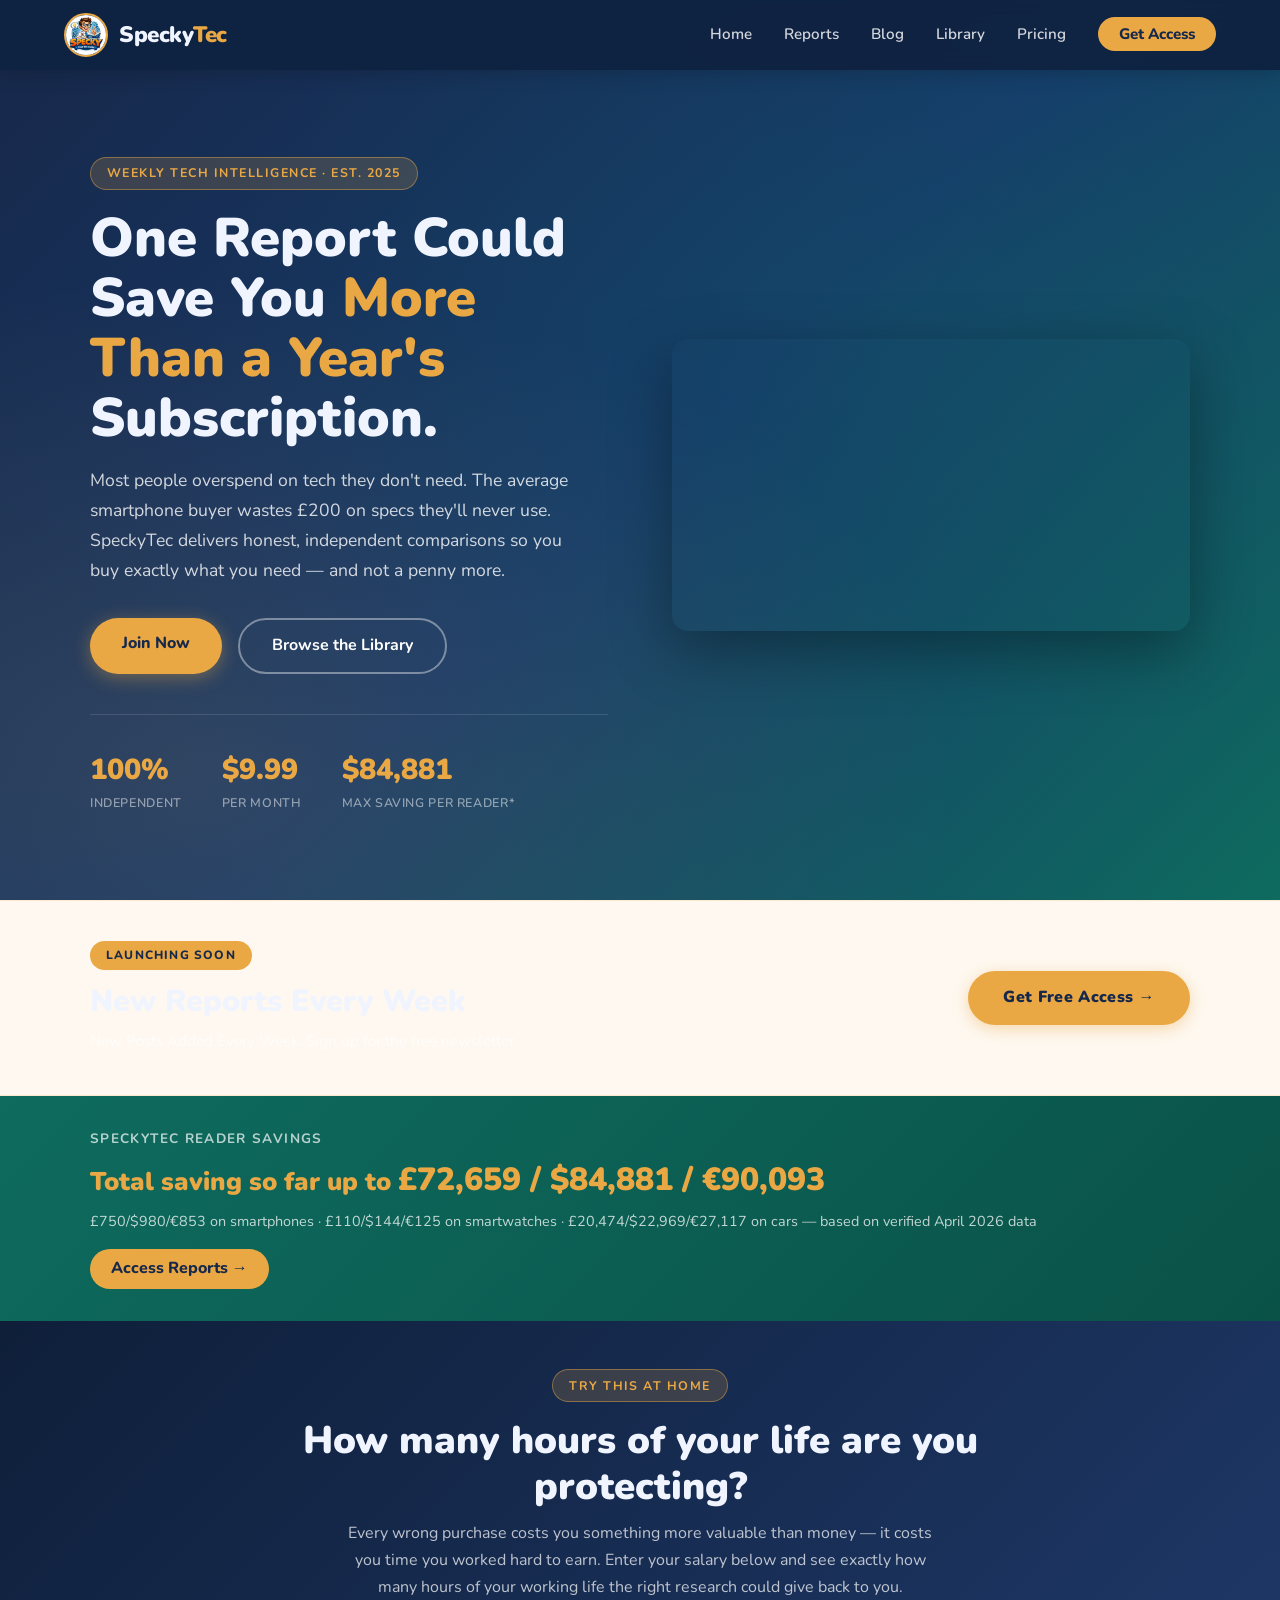
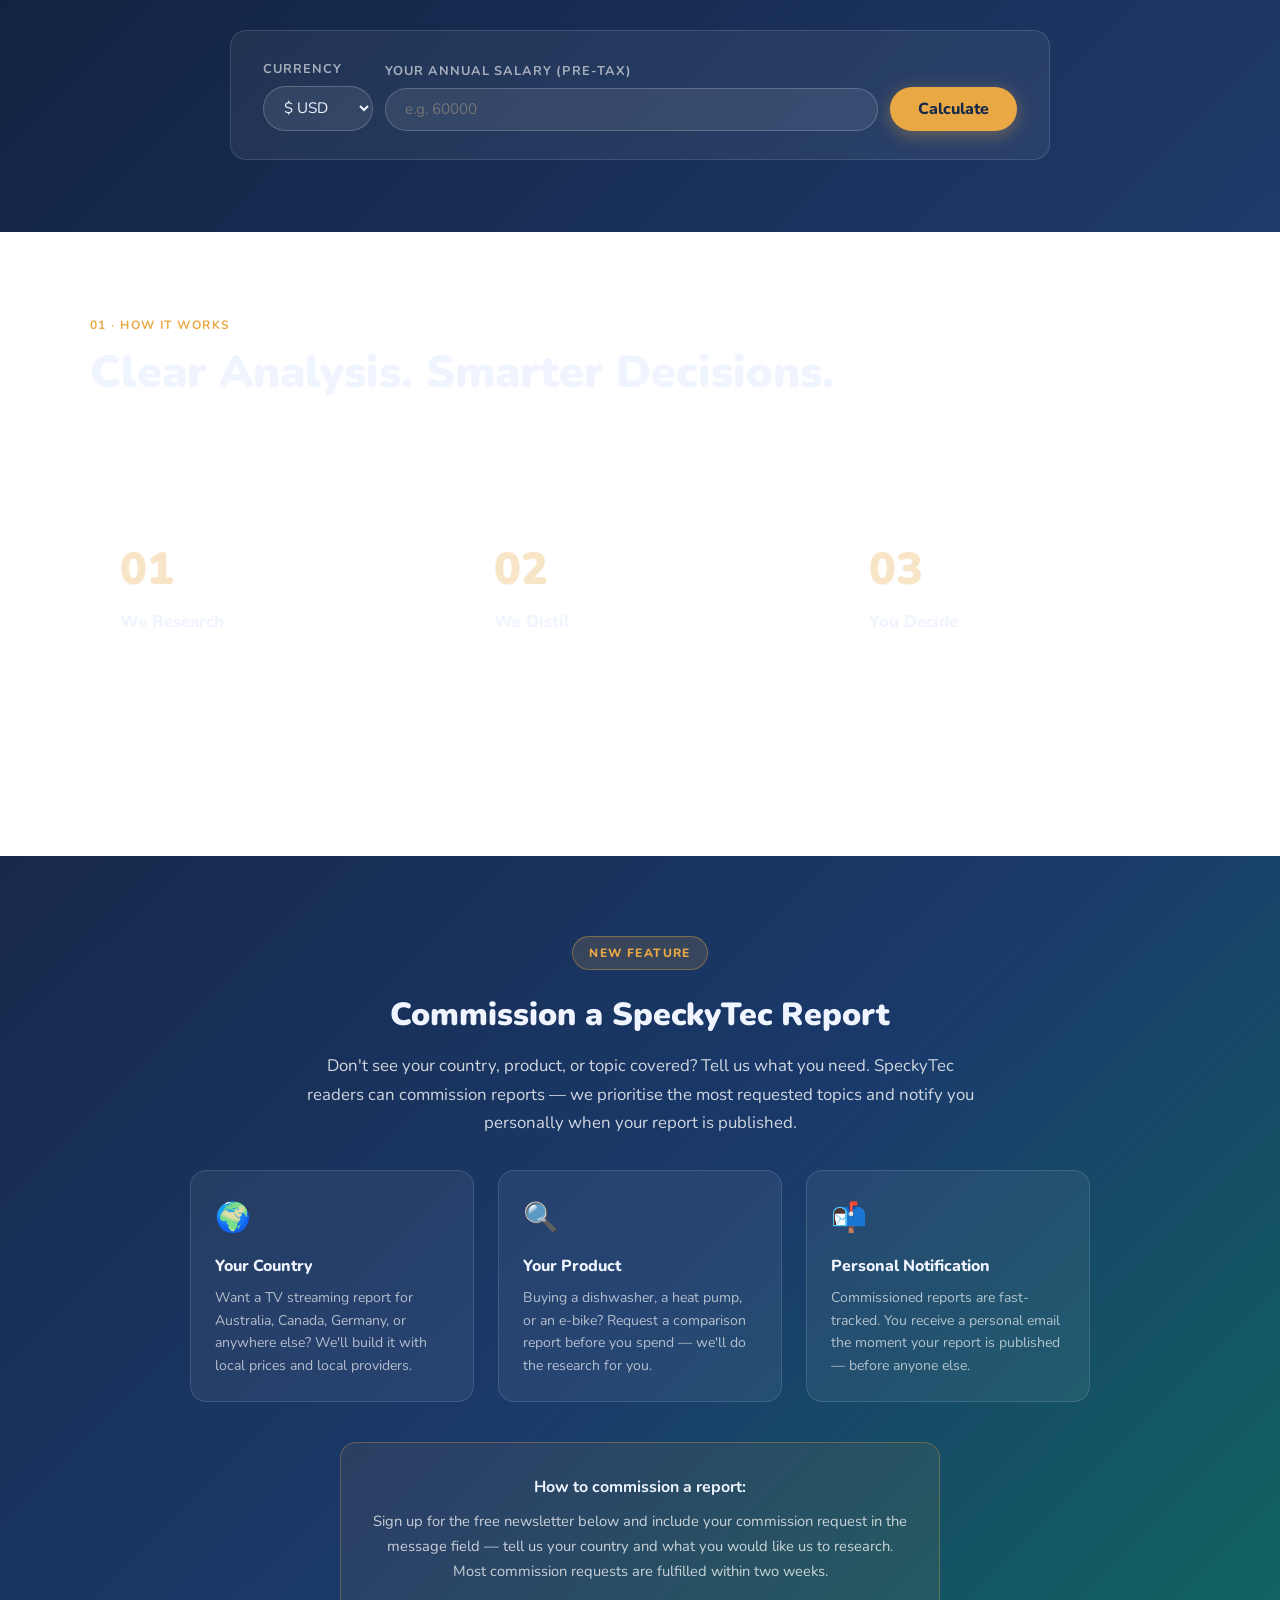
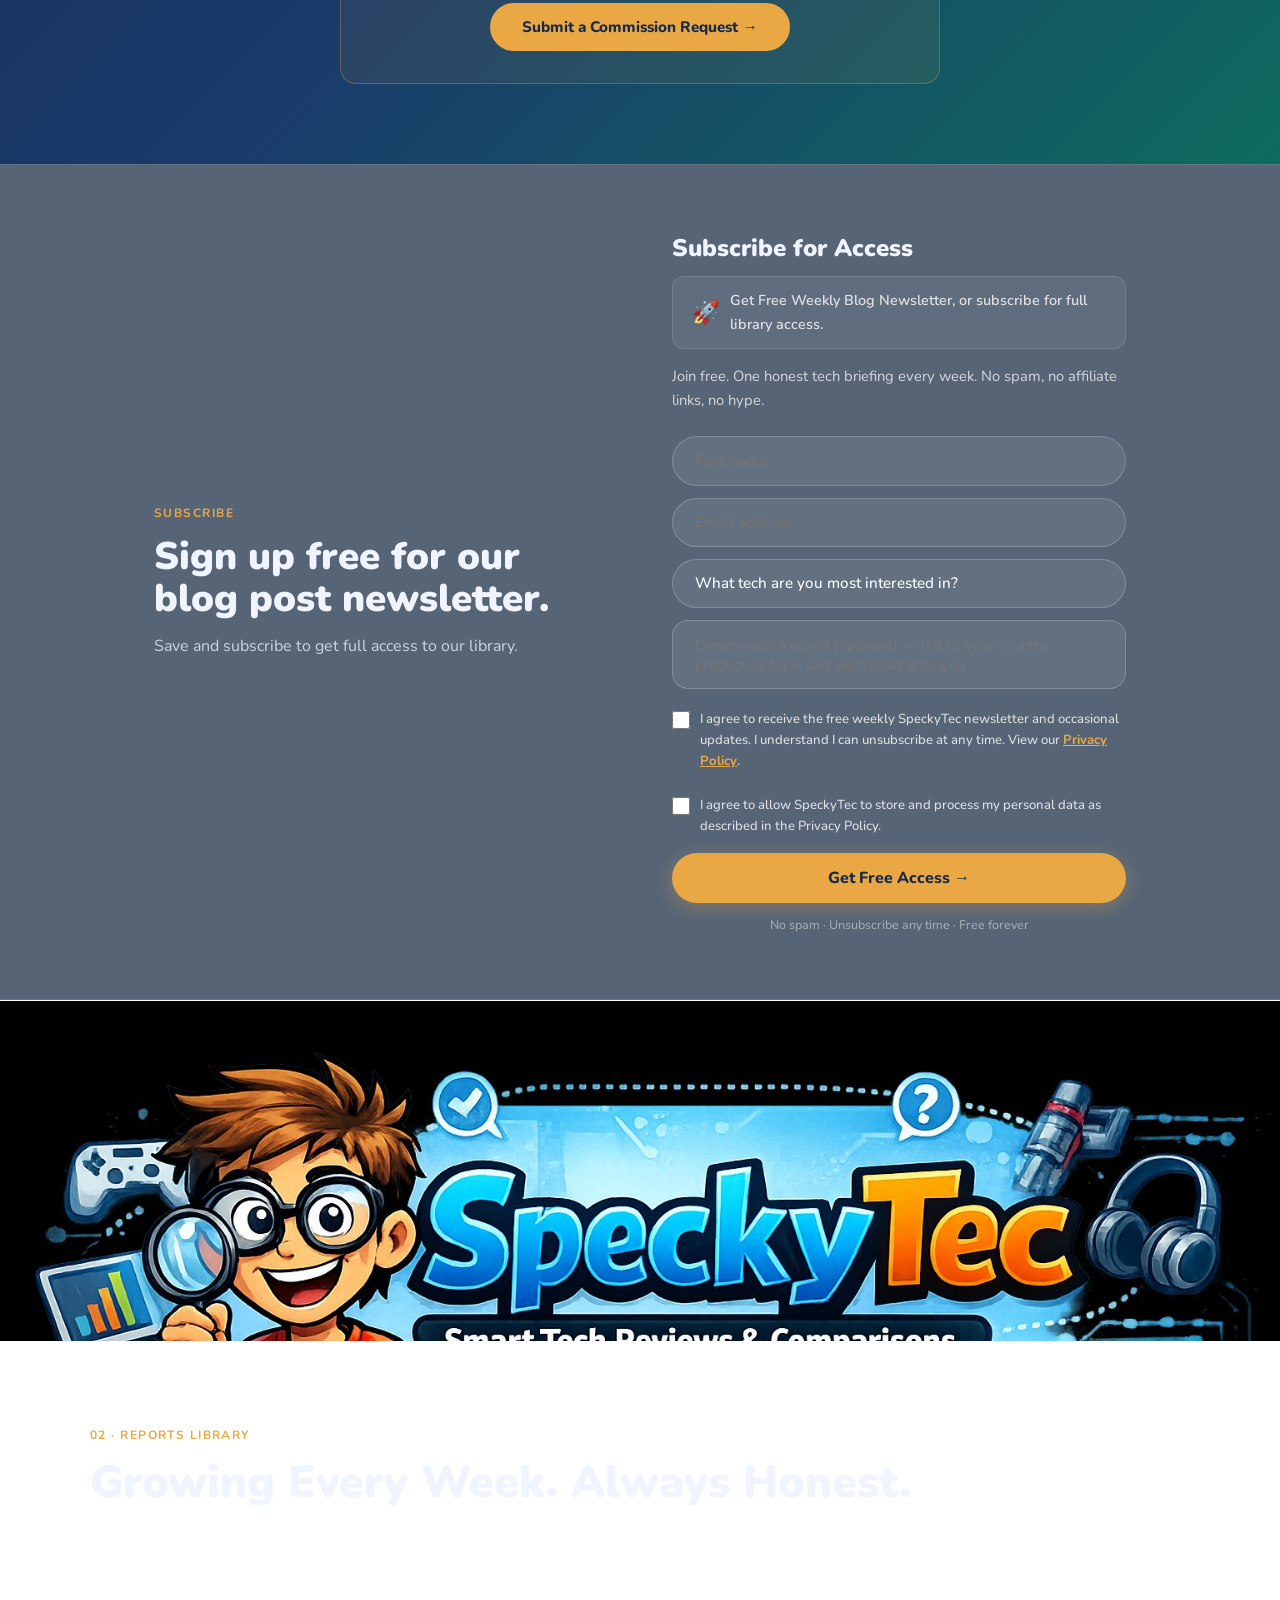
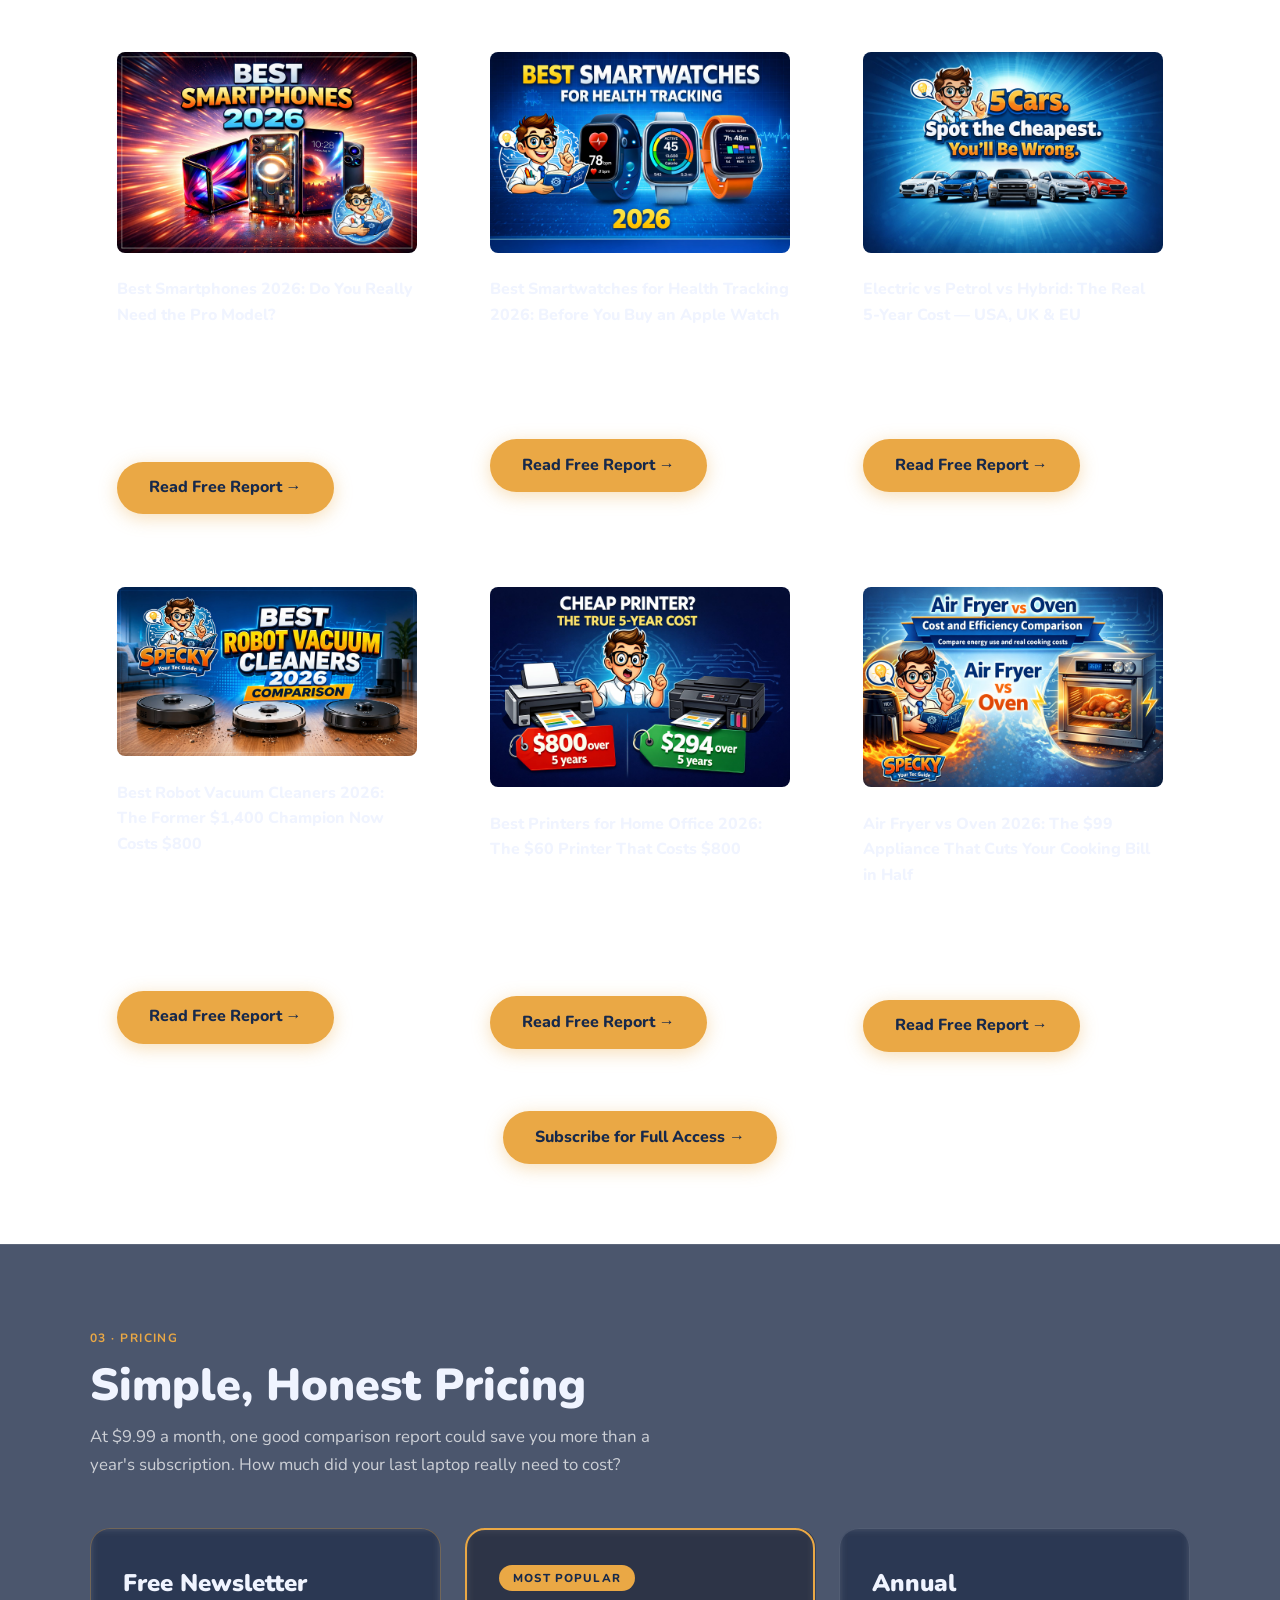
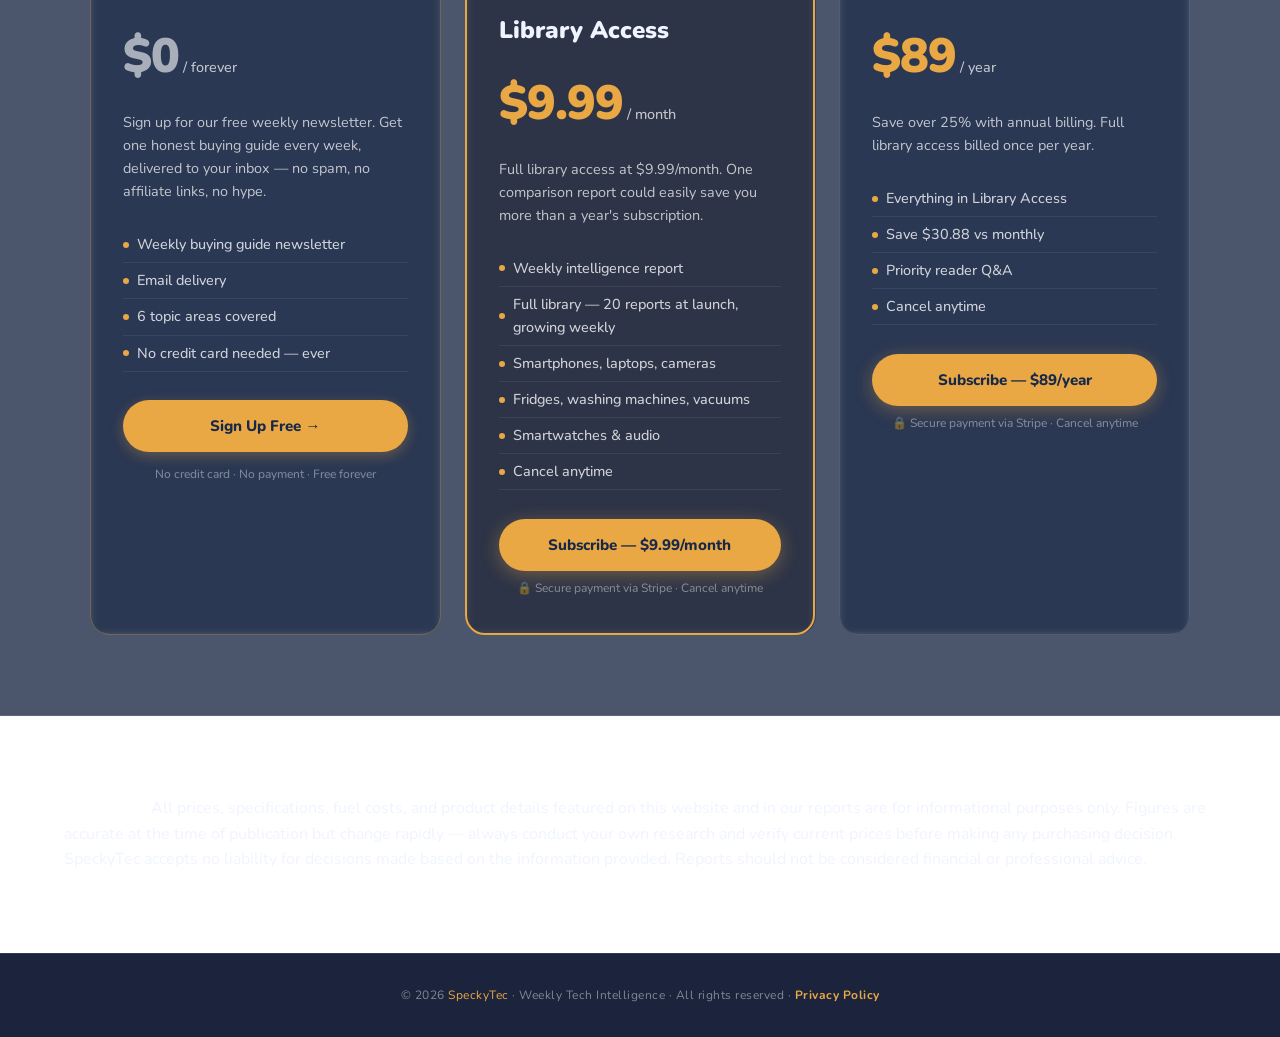
<file: index.html>
<!DOCTYPE html>
<html lang="en">
<head>
<meta charset="UTF-8"/>
<meta name="viewport" content="width=device-width, initial-scale=1.0"/>
<title>SpeckyTec — Weekly Tech Intelligence</title>
<link rel="preconnect" href="https://fonts.googleapis.com"/>
<link rel="preconnect" href="https://fonts.gstatic.com" crossorigin/>
<link href="https://fonts.googleapis.com/css2?family=Nunito:wght@300;400;500;600;700;800;900&display=swap" rel="stylesheet"/>
<link rel="stylesheet" href="style.css">
  <script type='text/javascript' src='https://platform-api.sharethis.com/js/sharethis.js#property=5ca230c9fb6af900122ed227&product=sticky-share-buttons' async='async'></script>
</head>
<body>
<nav>
  <a href="index.html" class="nav-brand"><img src="images/image_1.png" alt="SpeckyTec" class="nav-logo-img"/><span class="nav-wordmark">Specky<span>Tec</span></span></a>
  <ul class="nav-links"><li><a href="index.html">Home</a></li><li><a href="reports.html">Reports</a></li><li><a href="blog.html">Blog</a></li><li><a href="library.html">Library</a></li><li><a href="index.html#pricing">Pricing</a></li><li><a href="index.html#pricing" class="nav-cta">Get Access</a></li></ul>
  <button class="hamburger" onclick="toggleMenu()" aria-label="Menu">
    <span></span><span></span><span></span>
  </button>
</nav>
<div class="mobile-menu" id="mobileMenu"><a href="index.html">Home</a><a href="reports.html">Reports</a><a href="blog.html">Blog</a><a href="library.html">Library</a><a href="index.html#pricing">Pricing</a><a href="index.html#pricing" style="color:var(--gold);font-weight:800">Get Access →</a></div>

<!-- HERO -->
<section class="hero">
  <div class="hero-inner">
    <div class="hero-text">
      <span class="badge">Weekly Tech Intelligence · Est. 2025</span>
      <h1>One Report Could Save You <em>More Than a Year's</em> Subscription.</h1>
      <p>Most people overspend on tech they don't need. The average smartphone buyer wastes £200 on specs they'll never use. SpeckyTec delivers honest, independent comparisons so you buy exactly what you need — and not a penny more.</p>
      <div class="hero-buttons">
        <a href="#pricing" class="btn-primary">Join Now</a>
        <a href="blog.html" class="btn-outline">Browse the Library</a>
      </div>
      <div class="hero-stats">
        <div><div class="stat-num">100%</div><div class="stat-label">Independent</div></div>
        <div><div class="stat-num">$9.99</div><div class="stat-label">Per Month</div></div>
        <div><div class="stat-num" id="savings-counter">$84,881</div><div class="stat-label">Max Saving Per Reader*</div></div>
      </div>
    </div>
    <div class="hero-image-wrap">
      <div class="hero-video-wrap"><iframe src="https://www.youtube.com/embed/VrGqse1e7GY" title="SpeckyTec" allow="accelerometer; autoplay; clipboard-write; encrypted-media; gyroscope; picture-in-picture; web-share" allowfullscreen></iframe></div>
    </div>
  </div>
</section>


<!-- COMING SOON BANNER -->
<div style="background:rgba(234,168,69,0.08);border-top:1px solid rgba(234,168,69,0.2);border-bottom:1px solid rgba(234,168,69,0.2);padding:2.5rem 5%">
  <div style="max-width:1100px;margin:0 auto;display:flex;align-items:center;justify-content:space-between;gap:2rem;flex-wrap:wrap">
    <div>
      <span style="display:inline-block;background:var(--gold);color:var(--navy);font-family:'Nunito',sans-serif;font-size:0.75rem;font-weight:800;letter-spacing:0.1em;text-transform:uppercase;padding:0.3rem 1rem;border-radius:50px;margin-bottom:0.8rem">
        Launching Soon
      </span>
      <h2 style="font-family:'Nunito',sans-serif;font-size:clamp(1.4rem,2.5vw,1.9rem);font-weight:900;line-height:1.2;margin-bottom:0.6rem;color:var(--white)">
        New Reports Every Week
      </h2>
      <p style="font-size:0.95rem;color:var(--muted);line-height:1.7;max-width:560px">
        New Posts Added Every Week. Sign up for the free newsletter
      </p>
    </div>
    <a href="#newsletter" style="display:inline-block;background:var(--gold);color:var(--navy);
      font-family:'Nunito',sans-serif;font-weight:900;padding:0.9rem 2.2rem;border-radius:50px;
      text-decoration:none;font-size:1rem;white-space:nowrap;letter-spacing:0.02em;
      box-shadow:0 4px 15px rgba(234,168,69,0.4)"
      onmouseover="this.style.background='#f5c87a';this.style.transform='translateY(-2px)'"
      onmouseout="this.style.background='var(--gold)';this.style.transform='translateY(0)'">
      Get Free Access &#8594;
    </a>
  </div>
</div>

<!-- SAVINGS BANNER -->
<div style="background:linear-gradient(135deg,var(--teal) 0%,#0a5248 100%);padding:2rem 5%">
  <div style="max-width:1100px;margin:0 auto;display:flex;align-items:center;justify-content:space-between;flex-wrap:wrap;gap:1rem">
    <div>
      <div style="font-family:'Nunito',sans-serif;font-size:0.85rem;font-weight:700;color:rgba(255,255,255,0.7);text-transform:uppercase;letter-spacing:0.1em;margin-bottom:0.3rem">SpeckyTec Reader Savings</div>
      <div style="font-family:'Nunito',sans-serif;font-size:1.6rem;font-weight:900;color:var(--gold)">Total saving so far up to <span style="font-size:2rem">£72,659 / $84,881 / €90,093</span></div>
      <div style="font-size:0.9rem;color:rgba(255,255,255,0.75);margin-top:0.3rem">£750/$980/€853 on smartphones · £110/$144/€125 on smartwatches · £20,474/$22,969/€27,117 on cars — based on verified April 2026 data</div>
    </div>
    <a href="library.html" class="nav-cta" style="display:inline-block;text-decoration:none;white-space:nowrap">Access Reports &#8594;</a>
  </div>
</div>


<!-- TIME CALCULATOR -->
<div style="background:linear-gradient(135deg,#0f1f3a 0%,var(--navy3) 100%);padding:3rem 5%">
  <div style="max-width:820px;margin:0 auto">

    <div style="text-align:center;margin-bottom:1.8rem">
      <div style="display:inline-block;background:rgba(234,168,69,0.18);border:1px solid rgba(234,168,69,0.45);color:var(--gold);font-family:'Nunito',sans-serif;font-weight:700;font-size:0.78rem;letter-spacing:0.12em;text-transform:uppercase;padding:0.35rem 1rem;border-radius:50px;margin-bottom:1rem">Try This At Home</div>
      <h2 style="font-family:'Nunito',sans-serif;font-size:clamp(1.6rem,3.5vw,2.4rem);font-weight:900;color:var(--white);margin:0 0 0.6rem;line-height:1.2">How many hours of your life are you protecting?</h2>
      <p style="font-family:'Nunito',sans-serif;font-size:1rem;color:rgba(255,255,255,0.72);max-width:600px;margin:0 auto;line-height:1.7">Every wrong purchase costs you something more valuable than money — it costs you time you worked hard to earn. Enter your salary below and see exactly how many hours of your working life the right research could give back to you.</p>
    </div>

    <div id="st-spotlight-banner" style="display:none;background:rgba(234,168,69,0.12);border:1px solid rgba(234,168,69,0.4);border-radius:12px;padding:0.85rem 1.1rem;margin-bottom:1rem;font-family:'Nunito',sans-serif;font-size:0.92rem;color:var(--white);text-align:center"></div>
    <div style="background:rgba(255,255,255,0.06);border:1px solid rgba(255,255,255,0.12);border-radius:16px;padding:1.75rem 2rem;margin-bottom:1.5rem">
      <div style="display:flex;gap:12px;align-items:flex-end;flex-wrap:wrap">
        <div style="min-width:110px">
          <label style="display:block;font-family:'Nunito',sans-serif;font-size:0.8rem;font-weight:700;color:rgba(255,255,255,0.6);text-transform:uppercase;letter-spacing:0.08em;margin-bottom:6px">Currency</label>
          <select id="st-cur" style="background:rgba(255,255,255,0.08);border:1px solid rgba(255,255,255,0.2);border-radius:50px;padding:0.65rem 1rem;font-family:'Nunito',sans-serif;font-size:0.95rem;color:var(--white);outline:none;width:100%;cursor:pointer">
            <option value="USD">$ USD</option>
            <option value="GBP">£ GBP</option>
            <option value="EUR">€ EUR</option>
          </select>
        </div>
        <div style="flex:1;min-width:200px">
          <label style="display:block;font-family:'Nunito',sans-serif;font-size:0.8rem;font-weight:700;color:rgba(255,255,255,0.6);text-transform:uppercase;letter-spacing:0.08em;margin-bottom:6px">Your annual salary (pre-tax)</label>
          <input type="number" id="st-sal" placeholder="e.g. 60000" min="1000" onkeydown="if(event.key==='Enter')stCalc()" style="background:rgba(255,255,255,0.08);border:1px solid rgba(255,255,255,0.2);border-radius:50px;padding:0.65rem 1.2rem;font-family:'Nunito',sans-serif;font-size:0.95rem;color:var(--white);outline:none;width:100%;box-sizing:border-box">
        </div>
        <button onclick="stCalc()" style="background:var(--gold);color:var(--navy);font-family:'Nunito',sans-serif;font-weight:800;padding:0.7rem 1.75rem;border-radius:50px;font-size:1rem;border:none;cursor:pointer;box-shadow:0 4px 18px rgba(234,168,69,0.38);white-space:nowrap;height:44px">Calculate</button>
      </div>
      <p id="st-err" style="font-family:'Nunito',sans-serif;font-size:0.85rem;color:#ff6b6b;margin:0.5rem 0 0;display:none">Please enter a valid salary to continue.</p>
    </div>

    <div id="st-results" style="display:none">

      <div style="font-family:'Nunito',sans-serif;font-size:0.78rem;font-weight:700;color:rgba(255,255,255,0.5);text-transform:uppercase;letter-spacing:0.1em;margin-bottom:0.75rem">What a wrong decision costs you — in hours worked</div>

      <div id="st-grid" style="display:grid;grid-template-columns:repeat(auto-fit,minmax(200px,1fr));gap:10px;margin-bottom:1.25rem"></div>

      <div style="background:rgba(255,255,255,0.06);border:1px solid rgba(255,255,255,0.12);border-radius:12px;padding:1rem 1.25rem;margin-bottom:1rem;display:flex;align-items:center;justify-content:space-between;flex-wrap:wrap;gap:0.75rem">
        <div style="font-family:'Nunito',sans-serif;font-size:0.9rem;color:rgba(255,255,255,0.72)">Total working hours at risk across all six categories</div>
        <div id="st-total" style="font-family:'Nunito',sans-serif;font-size:1.8rem;font-weight:900;color:var(--white)"></div>
      </div>

      <div id="st-punchline" style="background:rgba(14,107,94,0.25);border:1px solid rgba(14,107,94,0.5);border-radius:12px;padding:1rem 1.25rem;font-family:'Nunito',sans-serif;font-size:0.95rem;color:rgba(255,255,255,0.88);line-height:1.7;margin-bottom:1.25rem"></div>

      <div style="display:flex;align-items:center;justify-content:space-between;flex-wrap:wrap;gap:0.75rem;padding-top:1rem;border-top:1px solid rgba(255,255,255,0.1)">
        <div style="font-family:'Nunito',sans-serif;font-size:0.9rem;color:rgba(255,255,255,0.6)">Share this with someone who needs to see it</div>
        <div style="display:flex;gap:10px;flex-wrap:wrap">
          <button onclick="stShare()" style="background:transparent;border:1px solid rgba(255,255,255,0.25);color:var(--white);font-family:'Nunito',sans-serif;font-weight:700;padding:0.55rem 1.2rem;border-radius:50px;font-size:0.9rem;cursor:pointer">Share ↗</button>
          <a href="library.html" style="background:var(--gold);color:var(--navy);font-family:'Nunito',sans-serif;font-weight:800;padding:0.55rem 1.4rem;border-radius:50px;font-size:0.9rem;text-decoration:none;display:inline-block">See the reports →</a>
        </div>
      </div>

    </div>
  </div>
</div>

<script>
(function(){
  var sym={USD:'$',GBP:'£',EUR:'€'};
  var sub={USD:9.99,GBP:7.99,EUR:8.99};
  var prods={
    USD:[
      {name:'Smartphone',desc:'Overpaying for the wrong model',saving:380},
      {name:'Laptop',desc:'Wrong spec or hidden running costs',saving:520},
      {name:'Washing Machine',desc:'Purchase + 5yr energy difference',saving:610},
      {name:'Robot Vacuum',desc:'Overpaying vs comparable model',saving:340},
      {name:'Dishwasher',desc:'Purchase + 5yr energy difference',saving:480},
      {name:'Petrol vs Electric vs Hybrid',desc:'3yr fuel & running cost difference',saving:3200,car:true}
    ],
    GBP:[
      {name:'Smartphone',desc:'Overpaying for the wrong model',saving:320},
      {name:'Laptop',desc:'Wrong spec or hidden running costs',saving:440},
      {name:'Washing Machine',desc:'Purchase + 5yr energy difference',saving:530},
      {name:'Robot Vacuum',desc:'Overpaying vs comparable model',saving:290},
      {name:'Dishwasher',desc:'Purchase + 5yr energy difference',saving:410},
      {name:'Petrol vs Electric vs Hybrid',desc:'3yr fuel & running cost difference',saving:2800,car:true}
    ],
    EUR:[
      {name:'Smartphone',desc:'Overpaying for the wrong model',saving:350},
      {name:'Laptop',desc:'Wrong spec or hidden running costs',saving:480},
      {name:'Washing Machine',desc:'Purchase + 5yr energy difference',saving:560},
      {name:'Robot Vacuum',desc:'Overpaying vs comparable model',saving:310},
      {name:'Dishwasher',desc:'Purchase + 5yr energy difference',saving:440},
      {name:'Petrol vs Electric vs Hybrid',desc:'3yr fuel & running cost difference',saving:2950,car:true}
    ]
  };

  var spotlight={
    'ev-battery-ioniq5-module-repair':{
      USD:{name:'IONIQ 5 Battery Repair',desc:'Report 014 — realistic module-level repair cost',saving:5500},
      GBP:{name:'IONIQ 5 Battery Repair',desc:'Report 014 — realistic module-level repair cost',saving:4350},
      EUR:{name:'IONIQ 5 Battery Repair',desc:'Report 014 — realistic module-level repair cost',saving:5100}
    },
    'ev-battery-tesla-full-pack':{
      USD:{name:'Tesla Model 3 Full Pack',desc:'Report 014 — full OEM pack, worst case',saving:11250},
      GBP:{name:'Tesla Model 3 Full Pack',desc:'Report 014 — full OEM pack, worst case',saving:8900},
      EUR:{name:'Tesla Model 3 Full Pack',desc:'Report 014 — full OEM pack, worst case',saving:10250}
    }
  };

  function getURLProduct(){
    var params=new URLSearchParams(window.location.search);
    return params.get('product');
  }

  function showSpotlightBanner(){
    var slug=getURLProduct();
    if(!slug||!spotlight[slug])return;
    var entry=spotlight[slug].USD;
    var el=document.getElementById('st-spotlight-banner');
    if(!el)return;
    el.textContent='You clicked through from a SpeckyTec report — enter your salary below to see what "'+entry.name+'" really costs in your working hours.';
    el.style.display='block';
  }

  window.stCalc=function(){
    var salary=parseFloat(document.getElementById('st-sal').value);
    var currency=document.getElementById('st-cur').value;
    var errEl=document.getElementById('st-err');
    if(!salary||salary<1000){errEl.style.display='block';return;}
    errEl.style.display='none';
    var s=sym[currency];
    var hourly=salary/52/40;
    var ps=prods[currency].slice();
    var slug=getURLProduct();
    if(slug&&spotlight[slug]&&spotlight[slug][currency]){
      var sp=spotlight[slug][currency];
      ps=[{name:sp.name,desc:sp.desc,saving:sp.saving,spotlight:true}].concat(ps);
    }
    var totalHrs=0;
    var html='';
    ps.forEach(function(p){
      var hrs=p.saving/hourly;
      totalHrs+=hrs;
      var cardBg=p.spotlight?'background:rgba(234,168,69,0.18);border:1px solid rgba(234,168,69,0.55)':(p.car?'background:rgba(14,107,94,0.3);border:1px solid rgba(14,107,94,0.6)':'background:rgba(255,255,255,0.06);border:1px solid rgba(255,255,255,0.1)');
      var nameCol=p.spotlight?'color:var(--gold)':(p.car?'color:#4dd4b8':'color:rgba(255,255,255,0.55)');
      var hrsCol=p.spotlight?'color:var(--gold)':(p.car?'color:#4dd4b8':'color:var(--white)');
      html+='<div style="'+cardBg+';border-radius:12px;padding:0.9rem 1rem">'
        +'<div style="font-family:\'Nunito\',sans-serif;font-size:0.78rem;font-weight:700;'+nameCol+';text-transform:uppercase;letter-spacing:0.06em;margin-bottom:0.2rem">'+p.name+'</div>'
        +'<div style="font-family:\'Nunito\',sans-serif;font-size:0.8rem;color:rgba(255,255,255,0.5);margin-bottom:0.4rem">'+p.desc+'</div>'
        +'<div style="font-family:\'Nunito\',sans-serif;font-size:0.85rem;color:rgba(255,255,255,0.45);margin-bottom:0.25rem">Potential saving: '+s+p.saving.toLocaleString()+'</div>'
        +'<div style="font-family:\'Nunito\',sans-serif;font-size:1.5rem;font-weight:900;'+hrsCol+'">'+hrs.toFixed(1)+'<span style="font-size:0.85rem;font-weight:400;color:rgba(255,255,255,0.5)"> hrs worked</span></div>'
        +'</div>';
    });
    document.getElementById('st-grid').innerHTML=html;
    document.getElementById('st-total').textContent=Math.round(totalHrs)+' hours';
    var subMins=Math.round(sub[currency]/(hourly/60));
    var carIdx=ps.findIndex(function(p){return p.car;});
    var carHrs=Math.round(ps[carIdx].saving/hourly);
    document.getElementById('st-punchline').innerHTML='On your salary, avoiding just the car decision alone saves you <strong>'+carHrs+' hours</strong> of working time. A SpeckyTec subscription costs you just <strong>'+subMins+' minutes a month</strong> — less than a coffee break. The research pays for itself the moment it steers you away from a single wrong choice.';
    document.getElementById('st-results').style.display='block';
  };

  window.stShare=function(){
    if(navigator.share){navigator.share({title:'SpeckyTec — What are wrong purchases really costing you?',text:'Find out how many hours of your working life a bad purchase costs you.',url:'https://speckytec.com'});}
    else if(navigator.clipboard){navigator.clipboard.writeText('https://speckytec.com').then(function(){alert('Link copied to clipboard!');});}
  };
  document.addEventListener('DOMContentLoaded',showSpotlightBanner);
})();
</script>


<!-- HOW IT WORKS -->
<div class="section-wrap" id="how-it-works">
<div class="section-inner">
  <span class="section-tag">01 · How It Works</span>
  <h2 class="section-title">Clear Analysis. Smarter Decisions.</h2>
  <p class="section-sub">No fluff, no affiliate links, no hidden agendas. The highest spec is rarely the best value — we show you exactly what you need and why.</p>
  <div class="steps">
    <div class="step"><div class="step-num">01</div><p class="step-title">We Research</p><p class="step-desc">Our team tests, benchmarks, and analyses the latest technology — from laptops to smart home gear — without manufacturer influence.</p></div>
    <div class="step"><div class="step-num">02</div><p class="step-title">We Distil</p><p class="step-desc">Every finding is condensed into clear, actionable intelligence. No jargon. No padding. Just the insight you need to decide.</p></div>
    <div class="step"><div class="step-num">03</div><p class="step-title">You Decide</p><p class="step-desc">Receive your weekly report, browse the library anytime, and buy tech with confidence — knowing you've got the full picture.</p></div>
  </div>
</div>
</div>

<!-- COMMISSION A REPORT -->
<section id="commission" style="background:linear-gradient(135deg,#17294B 0%,#1a3a6b 50%,#0e6b5e 100%);padding:80px 5%;position:relative;overflow:hidden">
  <div style="max-width:900px;margin:0 auto;text-align:center">
    <span style="display:inline-block;background:rgba(234,168,69,0.15);border:1px solid rgba(234,168,69,0.4);
      color:var(--gold);font-size:0.75rem;font-weight:800;letter-spacing:0.12em;text-transform:uppercase;
      padding:0.4rem 1rem;border-radius:50px;margin-bottom:1.5rem">New Feature</span>
    <h2 style="font-family:'Nunito',sans-serif;font-size:2rem;font-weight:900;color:var(--white);
      line-height:1.3;margin-bottom:1rem">Commission a SpeckyTec Report</h2>
    <p style="font-size:1.05rem;color:rgba(255,255,255,0.8);line-height:1.7;max-width:680px;
      margin:0 auto 2rem">
      Don't see your country, product, or topic covered? Tell us what you need.
      SpeckyTec readers can commission reports — we prioritise the most requested topics
      and notify you personally when your report is published.
    </p>

    <div style="display:grid;grid-template-columns:repeat(auto-fit,minmax(240px,1fr));gap:1.5rem;margin-bottom:2.5rem">
      <div style="background:rgba(255,255,255,0.06);border:1px solid rgba(255,255,255,0.12);
        border-radius:16px;padding:1.5rem;text-align:left">
        <div style="font-size:1.8rem;margin-bottom:0.8rem">🌍</div>
        <h3 style="font-family:'Nunito',sans-serif;font-size:1rem;font-weight:800;
          color:var(--white);margin-bottom:0.5rem">Your Country</h3>
        <p style="font-size:0.88rem;color:rgba(255,255,255,0.65);line-height:1.6">
          Want a TV streaming report for Australia, Canada, Germany, or anywhere else?
          We'll build it with local prices and local providers.
        </p>
      </div>
      <div style="background:rgba(255,255,255,0.06);border:1px solid rgba(255,255,255,0.12);
        border-radius:16px;padding:1.5rem;text-align:left">
        <div style="font-size:1.8rem;margin-bottom:0.8rem">🔍</div>
        <h3 style="font-family:'Nunito',sans-serif;font-size:1rem;font-weight:800;
          color:var(--white);margin-bottom:0.5rem">Your Product</h3>
        <p style="font-size:0.88rem;color:rgba(255,255,255,0.65);line-height:1.6">
          Buying a dishwasher, a heat pump, or an e-bike? Request a comparison report
          before you spend — we'll do the research for you.
        </p>
      </div>
      <div style="background:rgba(255,255,255,0.06);border:1px solid rgba(255,255,255,0.12);
        border-radius:16px;padding:1.5rem;text-align:left">
        <div style="font-size:1.8rem;margin-bottom:0.8rem">📬</div>
        <h3 style="font-family:'Nunito',sans-serif;font-size:1rem;font-weight:800;
          color:var(--white);margin-bottom:0.5rem">Personal Notification</h3>
        <p style="font-size:0.88rem;color:rgba(255,255,255,0.65);line-height:1.6">
          Commissioned reports are fast-tracked. You receive a personal email
          the moment your report is published — before anyone else.
        </p>
      </div>
    </div>

    <div style="background:rgba(234,168,69,0.08);border:1px solid rgba(234,168,69,0.3);
      border-radius:16px;padding:2rem;max-width:600px;margin:0 auto">
      <p style="font-size:1rem;color:var(--white);font-weight:700;margin-bottom:0.5rem">
        How to commission a report:
      </p>
      <p style="font-size:0.92rem;color:rgba(255,255,255,0.75);line-height:1.7;margin-bottom:1.2rem">
        Sign up for the free newsletter below and include your commission request
        in the message field — tell us your country and what you would like us to research.
        Most commission requests are fulfilled within two weeks.
      </p>
      <a href="#newsletter" onclick="document.getElementById('newsletter').scrollIntoView({behavior:'smooth'});return false"
        style="display:inline-block;background:var(--gold);color:var(--navy);
        font-family:'Nunito',sans-serif;font-weight:800;font-size:0.95rem;
        padding:0.75rem 2rem;border-radius:50px;text-decoration:none">
        Submit a Commission Request &#8594;
      </a>
    </div>
  </div>
</section>


<!-- NEWSLETTER -->
<div class="newsletter-wrap" id="newsletter">
<div class="newsletter-inner">
  <div>
    <span class="newsletter-tag">Subscribe</span>
    <h2 class="newsletter-title">Sign up free for our blog post newsletter.</h2>
    <p class="newsletter-sub" style="margin-top:0.8rem">Save and subscribe to get full access to our library.</p>
  </div>
  <div>
    <!-- CUSTOM HUBSPOT API FORM -->
    <h3 style="font-family:'Nunito',sans-serif;font-size:1.5rem;font-weight:900;color:var(--white);margin-bottom:0.5rem">Subscribe for Access</h3>
    <div style="background:rgba(255,255,255,0.06);border:1px solid rgba(255,255,255,0.12);border-radius:12px;padding:0.8rem 1.2rem;margin-bottom:1rem;display:flex;align-items:center;gap:10px">
      <span style="font-size:1.4rem">🚀</span>
      <p style="font-size:0.9rem;color:rgba(255,255,255,0.8);font-weight:600;margin:0">Get Free Weekly Blog Newsletter, or subscribe for full library access.</p>
    </div>
    <p style="font-size:0.92rem;color:rgba(255,255,255,0.75);margin-bottom:1.5rem;font-weight:400">Join free. One honest tech briefing every week. No spam, no affiliate links, no hype.</p>
    <div id="hs-custom-form">
      <div style="display:flex;flex-direction:column;gap:12px">
        <input type="text" id="hs-firstname" placeholder="First name"
          style="background:rgba(255,255,255,0.08);border:1px solid rgba(255,255,255,0.2);border-radius:50px;padding:0.85rem 1.4rem;font-family:'Nunito',sans-serif;font-size:0.95rem;color:#ffffff;outline:none;width:100%;font-weight:500;transition:border-color 0.2s"
          onfocus="this.style.borderColor='var(--gold)'" onblur="this.style.borderColor='rgba(255,255,255,0.2)'"/>
        <input type="email" id="hs-email" placeholder="Email address"
          style="background:rgba(255,255,255,0.08);border:1px solid rgba(255,255,255,0.2);border-radius:50px;padding:0.85rem 1.4rem;font-family:'Nunito',sans-serif;font-size:0.95rem;color:#ffffff;outline:none;width:100%;font-weight:500;transition:border-color 0.2s"
          onfocus="this.style.borderColor='var(--gold)'" onblur="this.style.borderColor='rgba(255,255,255,0.2)'"/>
        <select id="hs-interest"
          style="background:rgba(255,255,255,0.08);border:1px solid rgba(255,255,255,0.2);border-radius:50px;padding:0.85rem 1.4rem;font-family:'Nunito',sans-serif;font-size:0.95rem;color:#ffffff;outline:none;width:100%;font-weight:500;cursor:pointer;appearance:none;-webkit-appearance:none">
          <option value="" style="background:#17294b">What tech are you most interested in?</option>
          <option value="Smartphones" style="background:#17294b">Smartphones</option>
          <option value="Laptops &amp; Desktops" style="background:#17294b">Laptops &amp; Desktops</option>
          <option value="Smart Home &amp; Appliances" style="background:#17294b">Smart Home &amp; Appliances</option>
          <option value="Audio &amp; Wearables" style="background:#17294b">Audio &amp; Wearables</option>
          <option value="Cameras &amp; Monitors" style="background:#17294b">Cameras &amp; Monitors</option>
          <option value="Accessories &amp; Peripherals" style="background:#17294b">Accessories &amp; Peripherals</option>
          <option value="All Topics" style="background:#17294b">All Topics</option>
        </select>
        <textarea id="hs-commission"
          placeholder="Commission a report (optional) — tell us your country, product, or topic and we'll build it for you"
          rows="2"
          style="background:rgba(255,255,255,0.08);border:1px solid rgba(255,255,255,0.2);
            border-radius:16px;padding:0.85rem 1.4rem;font-family:'Nunito',sans-serif;
            font-size:0.92rem;color:#ffffff;outline:none;width:100%;font-weight:500;
            resize:none;transition:border-color 0.2s"
          onfocus="this.style.borderColor='var(--gold)'"
          onblur="this.style.borderColor='rgba(255,255,255,0.2)'"></textarea>
        <label style="display:flex;align-items:flex-start;gap:10px;cursor:pointer;padding:0.5rem 0">
          <input type="checkbox" id="hs-consent"
            style="width:18px;height:18px;flex-shrink:0;margin-top:2px;accent-color:var(--gold);cursor:pointer"/>
          <span style="font-size:0.82rem;color:rgba(255,255,255,0.80);line-height:1.6;font-family:'Nunito',sans-serif;font-weight:500">
            I agree to receive the free weekly SpeckyTec newsletter and occasional updates. I understand I can unsubscribe at any time.
            View our <a href="/privacy.html" style="color:var(--gold);font-weight:700;text-decoration:underline">Privacy Policy</a>.
          </span>
        </label>
        <label style="display:flex;align-items:flex-start;gap:10px;cursor:pointer;padding:0.2rem 0">
          <input type="checkbox" id="hs-data-consent"
            style="width:18px;height:18px;flex-shrink:0;margin-top:2px;accent-color:var(--gold);cursor:pointer"/>
          <span style="font-size:0.82rem;color:rgba(255,255,255,0.80);line-height:1.6;font-family:'Nunito',sans-serif;font-weight:500">
            I agree to allow SpeckyTec to store and process my personal data as described in the Privacy Policy.
          </span>
        </label>
        <p id="hs-error" style="display:none;color:#ff8a80;font-size:0.85rem;font-family:'Nunito',sans-serif;padding:0 0.5rem"></p>
        <button onclick="submitHubSpot()"
          style="background:var(--gold);color:var(--navy);font-family:'Nunito',sans-serif;font-weight:800;padding:0.9rem 2rem;border-radius:50px;font-size:1rem;border:none;cursor:pointer;transition:all 0.2s;box-shadow:0 4px 18px rgba(234,168,69,0.35);width:100%"
          onmouseover="this.style.background='var(--gold2)'" onmouseout="this.style.background='var(--gold)'">
          Get Free Access &#8594;
        </button>
        <p style="font-size:0.78rem;color:rgba(255,255,255,0.45);font-family:'Nunito',sans-serif;text-align:center;font-weight:500">No spam &middot; Unsubscribe any time &middot; Free forever</p>
      </div>
    </div>
    <div id="hs-success" style="display:none;padding:2rem;border:2px solid var(--gold);border-radius:20px;text-align:center">
      <div style="font-size:2.5rem;margin-bottom:0.5rem">&#127881;</div>
      <p style="font-size:1.2rem;font-weight:900;color:var(--gold);margin-bottom:0.5rem;font-family:'Nunito',sans-serif">You're in! &#127775;</p>
      <p style="font-size:0.95rem;color:rgba(255,255,255,0.75);font-family:'Nunito',sans-serif;line-height:1.6">Welcome to SpeckyTec — you're now signed up for the free weekly newsletter.<br/><br/>
We'll be in touch as each new report is published. In the meantime, browse our six free reports in the <a href="library.html" style="color:var(--gold)">report library</a>.<br/><br/>
To unlock the full library, <a href="#pricing" style="color:var(--gold)">subscribe for $9.99/month</a>.</p>
    </div>
    <script src="script.js"></script>
  </div>
</div>
</div>

<!-- LIBRARY HEADER -->
<div style="width:100%;overflow:hidden;border-top:1px solid var(--rule);border-bottom:1px solid var(--rule)">
  <img src="images/image_3.png" alt="SpeckyTec — Smart Tech Reviews & Comparisons" style="width:100%;max-height:340px;object-fit:cover;object-position:center 20%;display:block"/>
</div>

<!-- LIBRARY -->
<div class="section-wrap" id="library">
<div class="section-inner">
  <span class="section-tag">02 · Reports Library</span>
  <h2 class="section-title">Growing Every Week. Always Honest.</h2>
  <p class="section-sub">Six free sample reports. Everything archived and searchable for subscribers.</p>
  <div class="topics-grid">
    <div class="topic">
      <img src="Best_Smartphone_version_2_landscape.png" alt="Best Smartphones 2026" style="width:100%;border-radius:8px;margin-bottom:1rem">
      <p class="topic-name">Best Smartphones 2026: Do You Really Need the Pro Model?</p>
      <p class="topic-desc">We compared 5 smartphones across all budgets. The $499 option beat the $1,299 flagship in 7 out of 10 tests. Includes hours worked analysis and Apple ecosystem deep dive.</p>
      <a href="https://drive.google.com/file/d/17GK1_zhltJPmcN9V5d1Mjm4YZ5TCzP9C/view" target="_blank" class="btn-primary" style="margin-top:1rem;display:inline-block">Read Free Report →</a>
    </div>
    <div class="topic">
      <img src="Smart_Watches_landscape.png" alt="Best Smartwatches 2026" style="width:100%;border-radius:8px;margin-bottom:1rem">
      <p class="topic-name">Best Smartwatches for Health Tracking 2026: Before You Buy an Apple Watch</p>
      <p class="topic-desc">7 smartwatches compared on battery life, health tracking, and value. The Apple Watch lasts 18 hours. One competitor lasts 14 days — for $120 less.</p>
      <a href="https://drive.google.com/file/d/1bs0tI3yv_eqF9Nxy8bCS4DuPSWa--xYH/view" target="_blank" class="btn-primary" style="margin-top:1rem;display:inline-block">Read Free Report →</a>
    </div>
    <div class="topic">
      <img src="Car_Image_2.png" alt="Electric vs Petrol vs Hybrid" style="width:100%;border-radius:8px;margin-bottom:1rem">
      <p class="topic-name">Electric vs Petrol vs Hybrid: The Real 5-Year Cost — USA, UK &amp; EU</p>
      <p class="topic-desc">We calculated the genuine 5-year total cost across 3 markets with verified April 2026 prices. The winner is not the Tesla. The result will surprise you.</p>
      <a href="https://drive.google.com/file/d/1mTmd7y6UcyEPgLVI0rLbciX0Cr70S2Mv/view" target="_blank" class="btn-primary" style="margin-top:1rem;display:inline-block">Read Free Report →</a>
    </div>
    <div class="topic">
      <img src="Best_robot_vacuum_cleaner_landscape_.png" alt="Best Robot Vacuum Cleaners 2026" style="width:100%;border-radius:8px;margin-bottom:1rem">
      <p class="topic-name">Best Robot Vacuum Cleaners 2026: The Former $1,400 Champion Now Costs $800</p>
      <p class="topic-desc">We tested 5 robot vacuums from $140 to $1,200. Price compression in 2026 has been dramatic — the #1 rated model dropped $600. iRobot Roomba filed for bankruptcy. Here is what to buy instead.</p>
      <a href="https://drive.google.com/file/d/1FQW7Pyr5cxzDJJMORfLGpdzWD0Sn8fUS/view" target="_blank" class="btn-primary" style="margin-top:1rem;display:inline-block">Read Free Report →</a>
    </div>
    <div class="topic">
      <img src="Printer_Ink_landscape_.png" alt="Best Printers 2026" style="width:100%;border-radius:8px;margin-bottom:1rem">
      <p class="topic-name">Best Printers for Home Office 2026: The $60 Printer That Costs $800</p>
      <p class="topic-desc">The cheap printer con exposed. A $60 printer costs $800 over 5 years in ink. A $269 ink tank printer costs just $294. We calculate the true 5-year cost of 5 printers so you never get caught out.</p>
      <a href="https://drive.google.com/file/d/1VaG5vXGL2EFQfTyd-GL2AGs1DhZnmQ1e/view" target="_blank" class="btn-primary" style="margin-top:1rem;display:inline-block">Read Free Report →</a>
    </div>
    <div class="topic">
      <img src="Air_fryer_vs_oven_comparison.png" alt="Air Fryer vs Oven 2026" style="width:100%;border-radius:8px;margin-bottom:1rem">
      <p class="topic-name">Air Fryer vs Oven 2026: The $99 Appliance That Cuts Your Cooking Bill in Half</p>
      <p class="topic-desc">An air fryer uses 50% less electricity than an electric oven per cook. At $0.17/kWh switching to daily air fryer use saves $230 per year — and the $99 Ninja pays back in under 5 months.</p>
      <a href="https://drive.google.com/file/d/1R9MoGtIpmTPD2d2zUmXnI916BJGyBkAL/view" target="_blank" class="btn-primary" style="margin-top:1rem;display:inline-block">Read Free Report →</a>
    </div>
  </div>
  <div style="margin-top:2rem;text-align:center">
    <a href="#newsletter" class="btn-primary">Subscribe for Full Access →</a>
  </div>
</div>
</div>

<!-- PRICING -->
<div class="pricing-wrap" id="pricing">
<div class="section-wrap">
<div class="section-inner">
  <span class="section-tag">03 · Pricing</span>
  <h2 class="section-title">Simple, Honest Pricing</h2>

  <p class="section-sub">At $9.99 a month, one good comparison report could save you more than a year's subscription. How much did your last laptop really need to cost?</p>
  <div class="plans">
    <div class="plan" style="border:1px solid rgba(234,168,69,0.3)">
      <span class="plan-name">Free Newsletter</span>
      <div class="plan-price"><span class="plan-amount" style="color:rgba(255,255,255,0.6)">$0</span><span class="plan-period">/ forever</span></div>
      <p class="plan-desc">Sign up for our free weekly newsletter. Get one honest buying guide every week, delivered to your inbox — no spam, no affiliate links, no hype.</p>
      <ul class="plan-features">
        <li>Weekly buying guide newsletter</li>
        <li>Email delivery</li>
        <li>6 topic areas covered</li>
        <li>No credit card needed — ever</li>
      </ul>
      <a href="#newsletter" style="display:block;text-align:center;padding:0.85rem;border-radius:50px;font-size:0.95rem;font-weight:800;text-decoration:none;background:var(--gold);color:var(--navy);font-family:'Nunito',sans-serif;transition:all 0.2s;box-shadow:0 4px 14px rgba(234,168,69,0.3)" onclick="document.getElementById('newsletter').scrollIntoView({behavior:'smooth'});return false">Sign Up Free &#8594;</a>
      <p style="font-size:0.75rem;color:rgba(255,255,255,0.4);text-align:center;margin-top:0.8rem;font-weight:500">No credit card · No payment · Free forever</p>
    </div>
    <div class="plan plan-featured">
      <span class="plan-badge">Most Popular</span>
      <span class="plan-name">Library Access</span>
      <div class="plan-price"><span class="plan-amount">$9.99</span><span class="plan-period">/ month</span></div>
      <p class="plan-desc">Full library access at $9.99/month. One comparison report could easily save you more than a year's subscription.</p>
      <ul class="plan-features">
        <li>Weekly intelligence report</li>
        <li>Full library — 20 reports at launch, growing weekly</li>
        <li>Smartphones, laptops, cameras</li>
        <li>Fridges, washing machines, vacuums</li>
        <li>Smartwatches &amp; audio</li>
        <li>Cancel anytime</li>
      </ul>
      <a href="https://buy.stripe.com/bJefZgexd6Rn4jY2h24Rq00" class="btn-stripe" target="_blank">Subscribe — $9.99/month</a>
      <p class="stripe-note">🔒 Secure payment via Stripe · Cancel anytime</p>
    </div>
    <div class="plan">
      <span class="plan-name">Annual</span>
      <div class="plan-price"><span class="plan-amount">$89</span><span class="plan-period">/ year</span></div>
      <p class="plan-desc">Save over 25% with annual billing. Full library access billed once per year.</p>
      <ul class="plan-features">
        <li>Everything in Library Access</li>
        <li>Save $30.88 vs monthly</li>
        <li>Priority reader Q&amp;A</li>
        <li>Cancel anytime</li>
      </ul>
      <a href="https://buy.stripe.com/cNi4gy3Sz8Zv9Ei9Ju4Rq01" class="btn-stripe" target="_blank">Subscribe — $89/year</a>
      <p class="stripe-note">🔒 Secure payment via Stripe · Cancel anytime</p>
    </div>
  </div>
</div>
</div>
</div>

<!-- CONTACT -->
<div class="section-wrap" id="co:1px solid rgba(255,255,255,0.08);padding:1.5rem 5%;font-size:0.78rem;color:rgba(255,255,255,0.4);line-height:1.7;text-align:center">
  <strong style="color:rgba(255,255,255,0.6)">Disclaimer:</strong> All prices, specifications, fuel costs, and product details featured on this website and in our reports are for informational purposes only. Figures are accurate at the time of publication but change rapidly — always conduct your own research and verify current prices before making any purchasing decision. SpeckyTec accepts no liability for decisions made based on the information provided. Reports should not be considered financial or professional advice.
</div>
<footer>&copy; 2026 <span>SpeckyTec</span> · Weekly Tech Intelligence · All rights reserved · <a href="privacy.html" style="color:var(--gold);text-decoration:none;font-weight:700">Privacy Policy</a></footer>

<script>
function toggleMenu(){
  var m=document.getElementById('mobileMenu');
  m.classList.toggle('open');
}
</script>

</body></html>
</file>
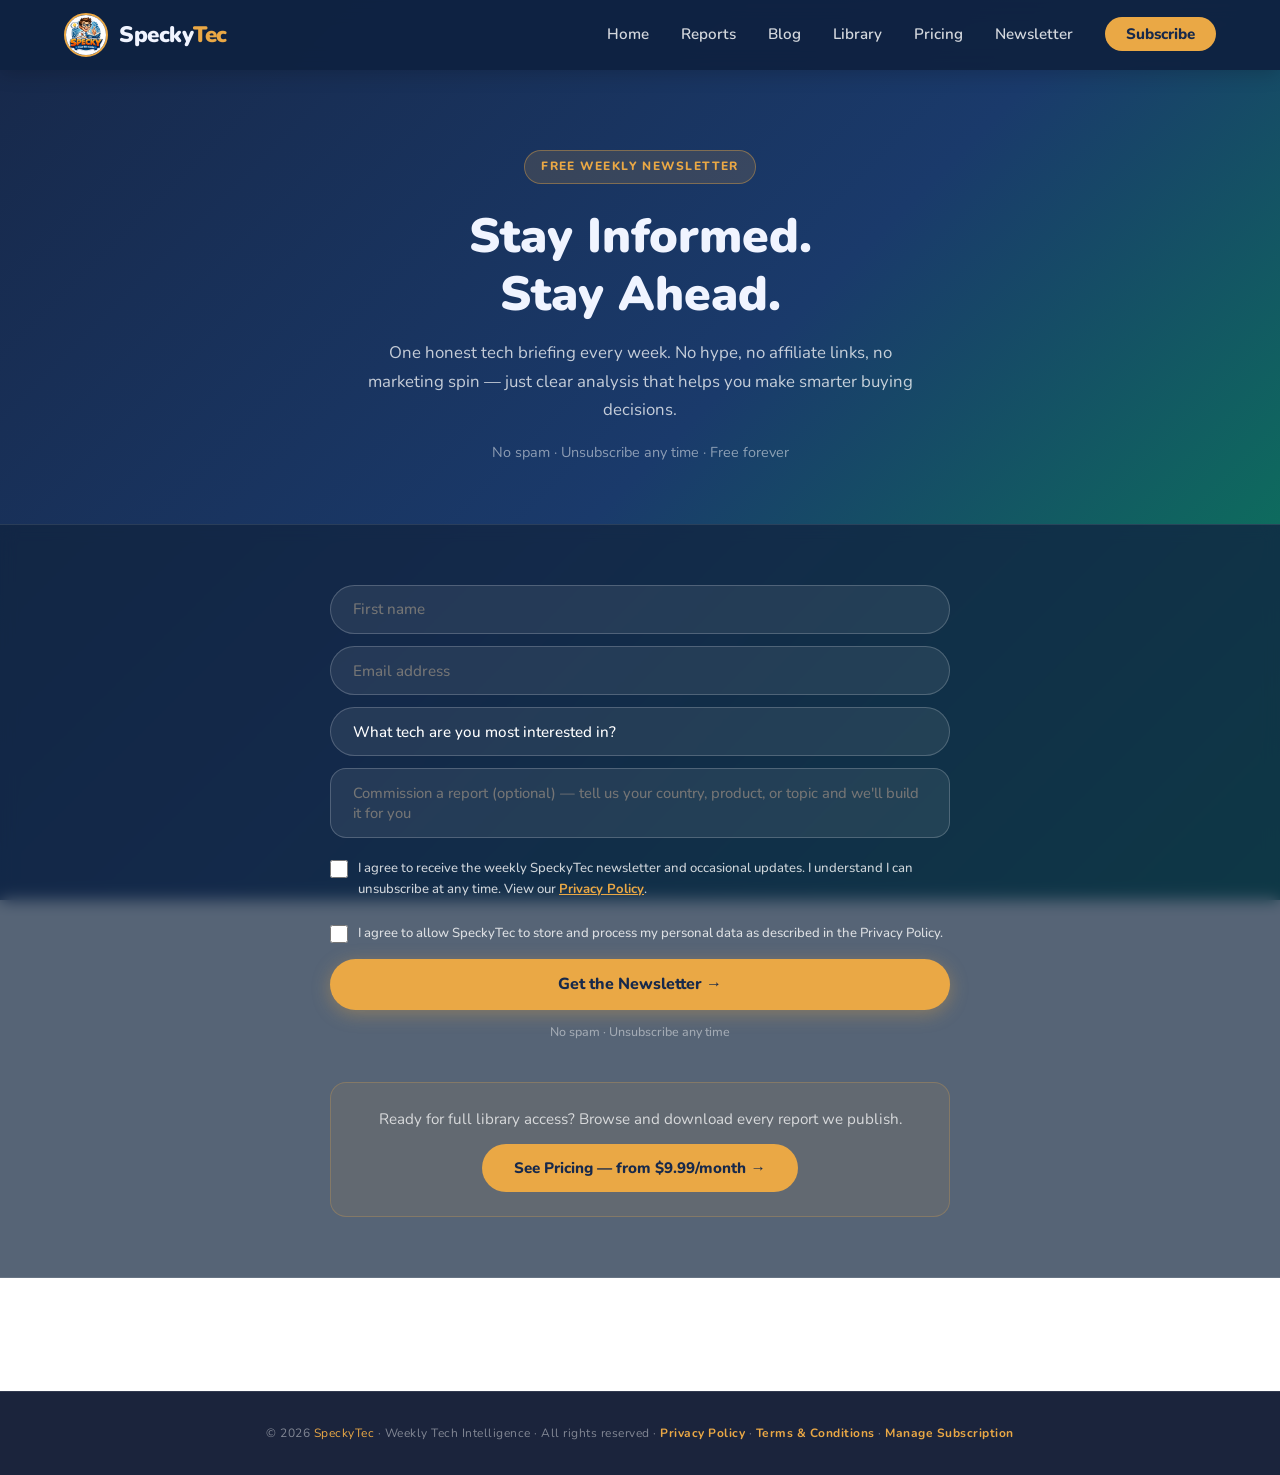
<file: newsletter.html>
<!DOCTYPE html>
<html lang="en">
<head>
<meta charset="UTF-8"/>
<meta name="viewport" content="width=device-width, initial-scale=1.0"/>
<title>SpeckyTec Newsletter — Weekly Tech Intelligence</title>
<link rel="preconnect" href="https://fonts.googleapis.com"/>
<link rel="preconnect" href="https://fonts.gstatic.com" crossorigin/>
<link href="https://fonts.googleapis.com/css2?family=Nunito:wght@300;400;500;600;700;800;900&display=swap" rel="stylesheet"/>
<link rel="stylesheet" href="style.css">
<script type='text/javascript' src='https://platform-api.sharethis.com/js/sharethis.js#property=5ca230c9fb6af900122ed227&product=sticky-share-buttons' async='async'></script>
</head>
<body>
<nav>
  <a href="index.html" class="nav-brand"><img src="images/image_1.png" alt="SpeckyTec" class="nav-logo-img"/><span class="nav-wordmark">Specky<span>Tec</span></span></a>
  <ul class="nav-links"><li><a href="index.html">Home</a></li><li><a href="reports.html">Reports</a></li><li><a href="blog.html">Blog</a></li><li><a href="library.html">Library</a></li><li><a href="index.html#pricing">Pricing</a></li><li><a href="newsletter.html">Newsletter</a></li><li><a href="index.html#pricing" class="nav-cta">Subscribe</a></li></ul>
  <button class="hamburger" onclick="toggleMenu()" aria-label="Menu">
    <span></span><span></span><span></span>
  </button>
</nav>
<div class="mobile-menu" id="mobileMenu"><a href="index.html">Home</a><a href="reports.html">Reports</a><a href="blog.html">Blog</a><a href="library.html">Library</a><a href="index.html#pricing">Pricing</a><a href="newsletter.html">Newsletter</a><a href="index.html#pricing" style="color:var(--gold);font-weight:800">Subscribe →</a></div>

<!-- NEWSLETTER HERO -->
<section style="background:linear-gradient(135deg,var(--navy) 0%,#1a3a6b 60%,#0e6b5e 100%);padding:80px 5% 60px">
  <div style="max-width:700px;margin:0 auto;text-align:center">
    <span style="display:inline-block;background:rgba(234,168,69,0.15);border:1px solid rgba(234,168,69,0.4);color:var(--gold);font-size:0.75rem;font-weight:800;letter-spacing:0.12em;text-transform:uppercase;padding:0.4rem 1rem;border-radius:50px;margin-bottom:1.5rem">Free Weekly Newsletter</span>
    <h1 style="font-family:'Nunito',sans-serif;font-size:clamp(2rem,4vw,3rem);font-weight:900;color:var(--white);line-height:1.2;margin-bottom:1rem">Stay Informed.<br/>Stay Ahead.</h1>
    <p style="font-size:1.05rem;color:rgba(255,255,255,0.75);line-height:1.7;max-width:560px;margin:0 auto 1rem">One honest tech briefing every week. No hype, no affiliate links, no marketing spin — just clear analysis that helps you make smarter buying decisions.</p>
    <p style="font-size:0.9rem;color:rgba(255,255,255,0.5)">No spam · Unsubscribe any time · Free forever</p>
  </div>
</section>

<!-- NEWSLETTER FORM -->
<div class="newsletter-wrap" style="padding:60px 5%">
<div style="max-width:620px;margin:0 auto">

  <div id="hs-custom-form">
    <div style="display:flex;flex-direction:column;gap:12px">
      <input type="text" id="hs-firstname" placeholder="First name"
        style="background:rgba(255,255,255,0.08);border:1px solid rgba(255,255,255,0.2);border-radius:50px;padding:0.85rem 1.4rem;font-family:'Nunito',sans-serif;font-size:0.95rem;color:#ffffff;outline:none;width:100%;font-weight:500;transition:border-color 0.2s"
        onfocus="this.style.borderColor='var(--gold)'" onblur="this.style.borderColor='rgba(255,255,255,0.2)'"/>
      <input type="email" id="hs-email" placeholder="Email address"
        style="background:rgba(255,255,255,0.08);border:1px solid rgba(255,255,255,0.2);border-radius:50px;padding:0.85rem 1.4rem;font-family:'Nunito',sans-serif;font-size:0.95rem;color:#ffffff;outline:none;width:100%;font-weight:500;transition:border-color 0.2s"
        onfocus="this.style.borderColor='var(--gold)'" onblur="this.style.borderColor='rgba(255,255,255,0.2)'"/>
      <select id="hs-interest"
        style="background:rgba(255,255,255,0.08);border:1px solid rgba(255,255,255,0.2);border-radius:50px;padding:0.85rem 1.4rem;font-family:'Nunito',sans-serif;font-size:0.95rem;color:#ffffff;outline:none;width:100%;font-weight:500;cursor:pointer;appearance:none;-webkit-appearance:none">
        <option value="" style="background:#17294b">What tech are you most interested in?</option>
        <option value="Smartphones" style="background:#17294b">Smartphones</option>
        <option value="Laptops &amp; Desktops" style="background:#17294b">Laptops &amp; Desktops</option>
        <option value="Smart Home &amp; Appliances" style="background:#17294b">Smart Home &amp; Appliances</option>
        <option value="Audio &amp; Wearables" style="background:#17294b">Audio &amp; Wearables</option>
        <option value="Cameras &amp; Monitors" style="background:#17294b">Cameras &amp; Monitors</option>
        <option value="Accessories &amp; Peripherals" style="background:#17294b">Accessories &amp; Peripherals</option>
        <option value="All Topics" style="background:#17294b">All Topics</option>
      </select>
      <textarea id="hs-commission"
        placeholder="Commission a report (optional) — tell us your country, product, or topic and we'll build it for you"
        rows="2"
        style="background:rgba(255,255,255,0.08);border:1px solid rgba(255,255,255,0.2);border-radius:16px;padding:0.85rem 1.4rem;font-family:'Nunito',sans-serif;font-size:0.92rem;color:#ffffff;outline:none;width:100%;font-weight:500;resize:none;transition:border-color 0.2s"
        onfocus="this.style.borderColor='var(--gold)'"
        onblur="this.style.borderColor='rgba(255,255,255,0.2)'"></textarea>
      <label style="display:flex;align-items:flex-start;gap:10px;cursor:pointer;padding:0.5rem 0">
        <input type="checkbox" id="hs-consent"
          style="width:18px;height:18px;flex-shrink:0;margin-top:2px;accent-color:var(--gold);cursor:pointer"/>
        <span style="font-size:0.82rem;color:rgba(255,255,255,0.80);line-height:1.6;font-family:'Nunito',sans-serif;font-weight:500">
          I agree to receive the weekly SpeckyTec newsletter and occasional updates. I understand I can unsubscribe at any time.
          View our <a href="privacy.html" style="color:var(--gold);font-weight:700;text-decoration:underline">Privacy Policy</a>.
        </span>
      </label>
      <label style="display:flex;align-items:flex-start;gap:10px;cursor:pointer;padding:0.2rem 0">
        <input type="checkbox" id="hs-data-consent"
          style="width:18px;height:18px;flex-shrink:0;margin-top:2px;accent-color:var(--gold);cursor:pointer"/>
        <span style="font-size:0.82rem;color:rgba(255,255,255,0.80);line-height:1.6;font-family:'Nunito',sans-serif;font-weight:500">
          I agree to allow SpeckyTec to store and process my personal data as described in the Privacy Policy.
        </span>
      </label>
      <p id="hs-error" style="display:none;color:#ff8a80;font-size:0.85rem;font-family:'Nunito',sans-serif;padding:0 0.5rem"></p>
      <button onclick="submitHubSpot()"
        style="background:var(--gold);color:var(--navy);font-family:'Nunito',sans-serif;font-weight:800;padding:0.9rem 2rem;border-radius:50px;font-size:1rem;border:none;cursor:pointer;transition:all 0.2s;box-shadow:0 4px 18px rgba(234,168,69,0.35);width:100%"
        onmouseover="this.style.background='var(--gold2)'" onmouseout="this.style.background='var(--gold)'">
        Get the Newsletter &#8594;
      </button>
      <p style="font-size:0.78rem;color:rgba(255,255,255,0.45);font-family:'Nunito',sans-serif;text-align:center;font-weight:500">No spam &middot; Unsubscribe any time</p>
    </div>
  </div>

  <div id="hs-success" style="display:none;padding:2rem;border:2px solid var(--gold);border-radius:20px;text-align:center">
    <div style="font-size:2.5rem;margin-bottom:0.5rem">&#127881;</div>
    <p style="font-size:1.2rem;font-weight:900;color:var(--gold);margin-bottom:0.5rem;font-family:'Nunito',sans-serif">You're in! &#127775;</p>
    <p style="font-size:0.95rem;color:rgba(255,255,255,0.75);font-family:'Nunito',sans-serif;line-height:1.6">Welcome to SpeckyTec. You'll receive our weekly newsletter with the latest honest tech intelligence.<br/><br/>
    <strong style="color:var(--gold);font-size:1rem">A Word to the Wise</strong><br/>
    The average reader saves far more than the cost of a subscription on their very first purchase decision. One good report is all it takes.</p>
  </div>

  <!-- Upgrade prompt -->
  <div style="margin-top:2.5rem;padding:1.5rem;background:rgba(234,168,69,0.08);border:1px solid rgba(234,168,69,0.25);border-radius:16px;text-align:center">
    <p style="font-family:'Nunito',sans-serif;font-size:0.95rem;color:rgba(255,255,255,0.75);margin-bottom:0.8rem">Ready for full library access? Browse and download every report we publish.</p>
    <a href="index.html#pricing" style="display:inline-block;background:var(--gold);color:var(--navy);font-family:'Nunito',sans-serif;font-weight:800;font-size:0.95rem;padding:0.75rem 2rem;border-radius:50px;text-decoration:none">See Pricing — from $9.99/month &#8594;</a>
  </div>

  <script src="script.js"></script>
</div>
</div>

<div style="border-top:1px solid rgba(255,255,255,0.08);padding:1.5rem 5%;font-size:0.78rem;color:rgba(255,255,255,0.4);line-height:1.7;text-align:center">
  <strong style="color:rgba(255,255,255,0.6)">Disclaimer:</strong> All prices, specifications, fuel costs, and product details featured on this website and in our reports are for informational purposes only. Figures are accurate at the time of publication but change rapidly — always conduct your own research and verify current prices before making any purchasing decision. SpeckyTec accepts no liability for decisions made based on the information provided. Reports should not be considered financial or professional advice.
</div>
<footer>&copy; 2026 <span>SpeckyTec</span> · Weekly Tech Intelligence · All rights reserved · <a href="privacy.html" style="color:var(--gold);text-decoration:none;font-weight:700">Privacy Policy</a> · <a href="terms.html" style="color:var(--gold);text-decoration:none;font-weight:700">Terms &amp; Conditions</a> · <a href="https://billing.stripe.com/p/login/bJefZgexd6Rn4jY2h24Rq00" style="color:var(--gold);text-decoration:none;font-weight:700">Manage Subscription</a></footer>

<script>
function toggleMenu(){
  var m=document.getElementById('mobileMenu');
  m.classList.toggle('open');
}
</script>

</body></html>
</file>
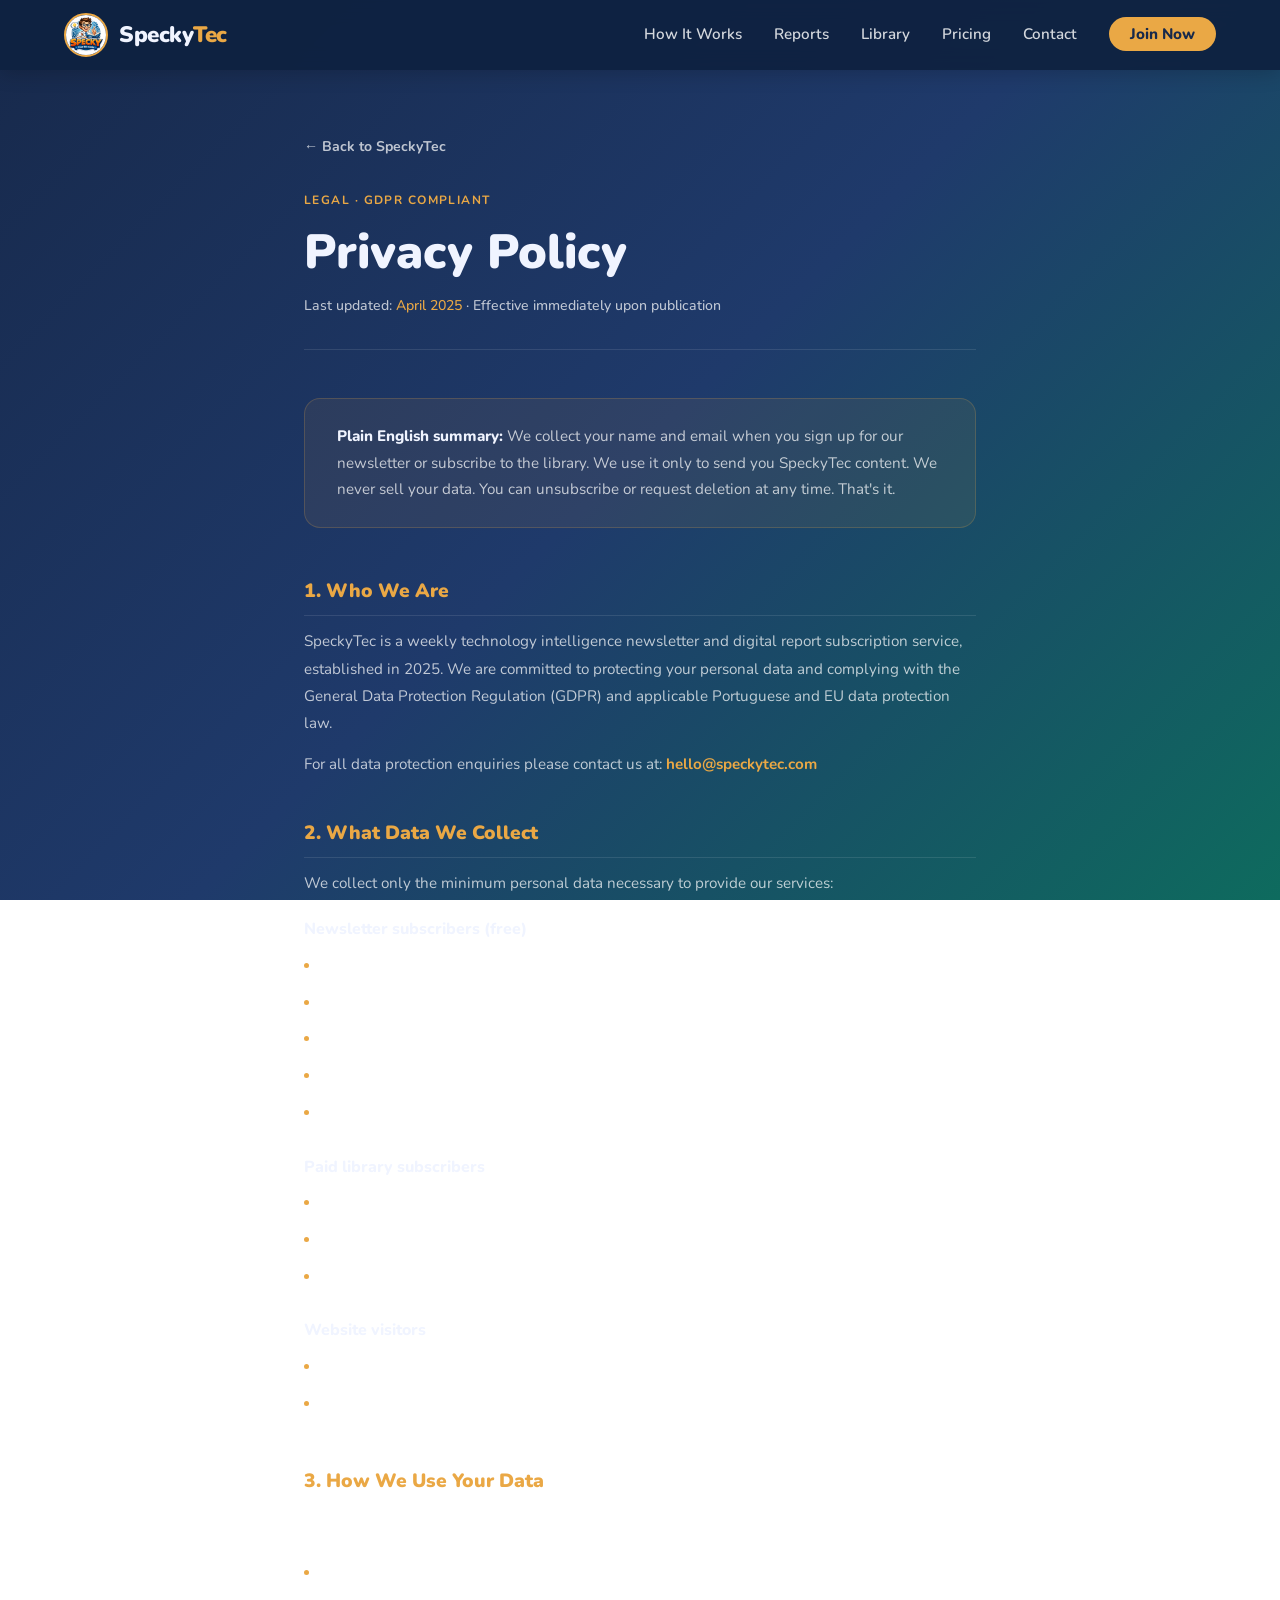
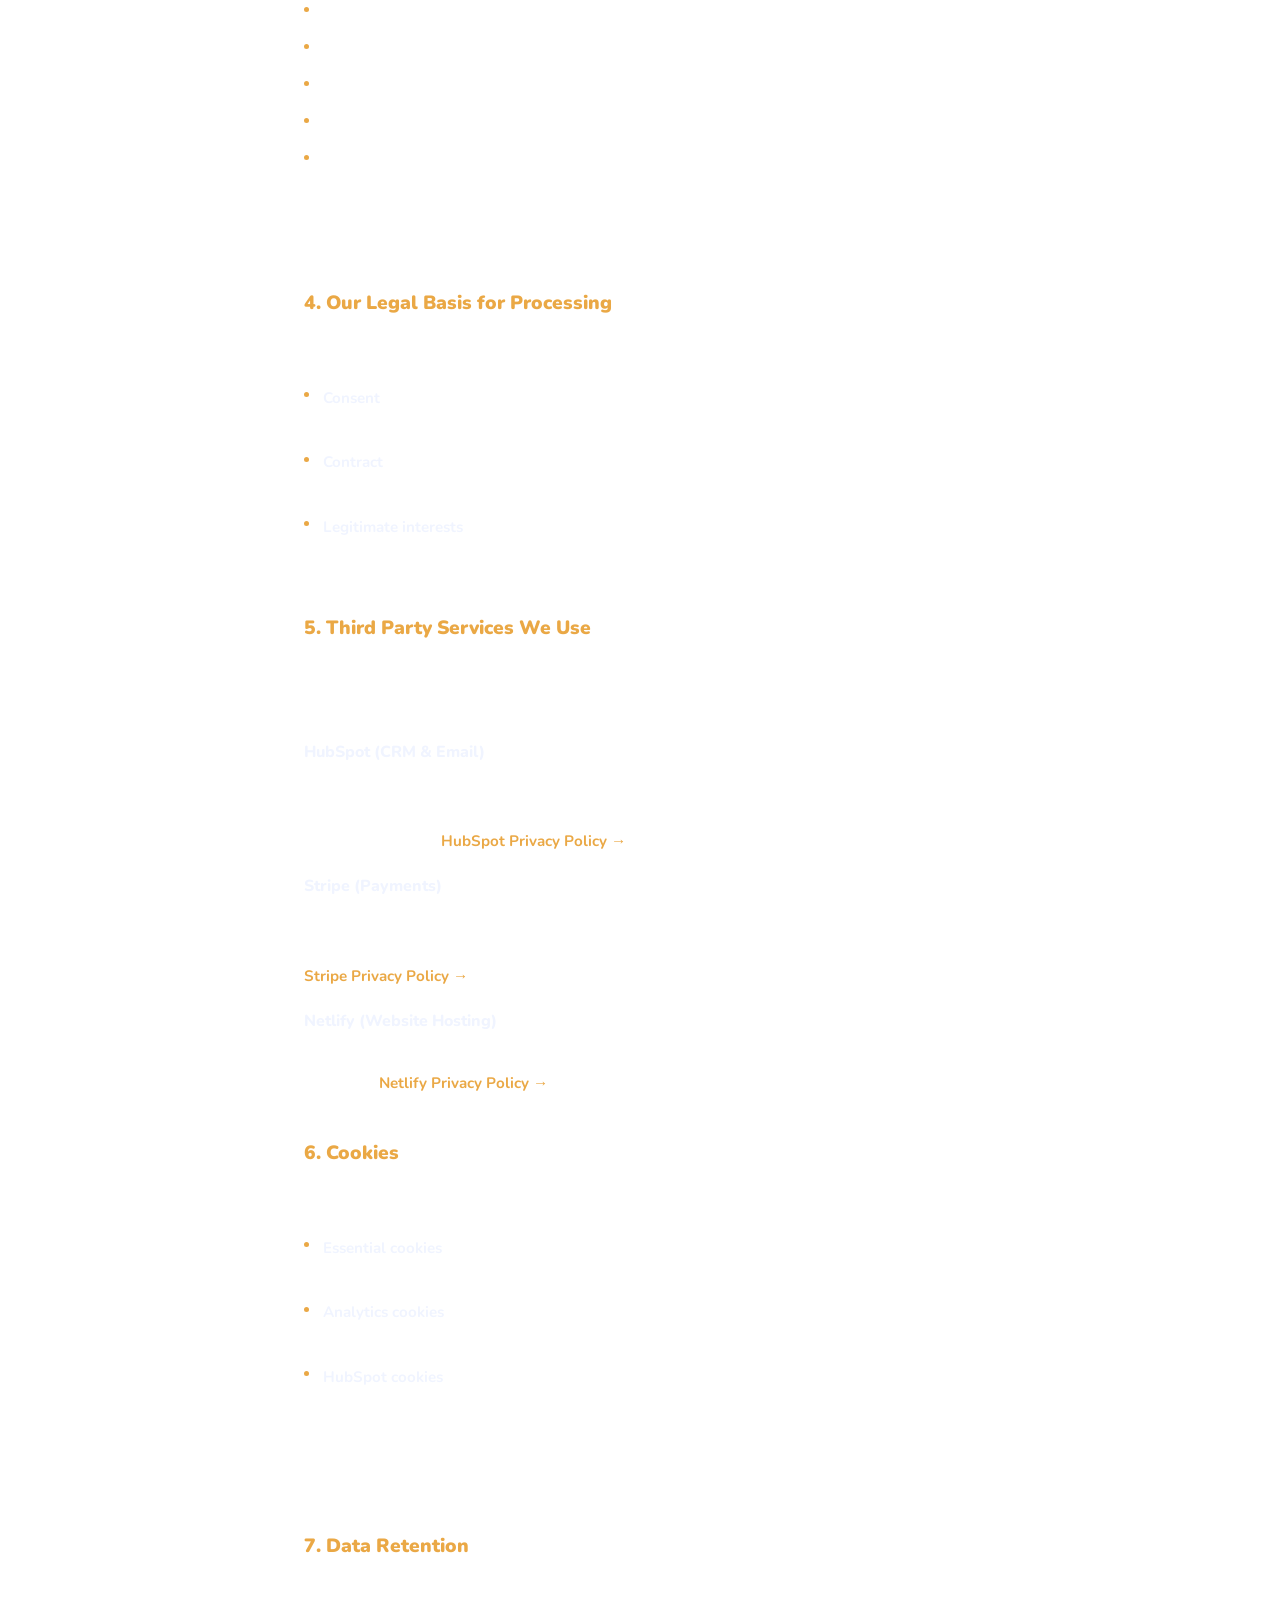
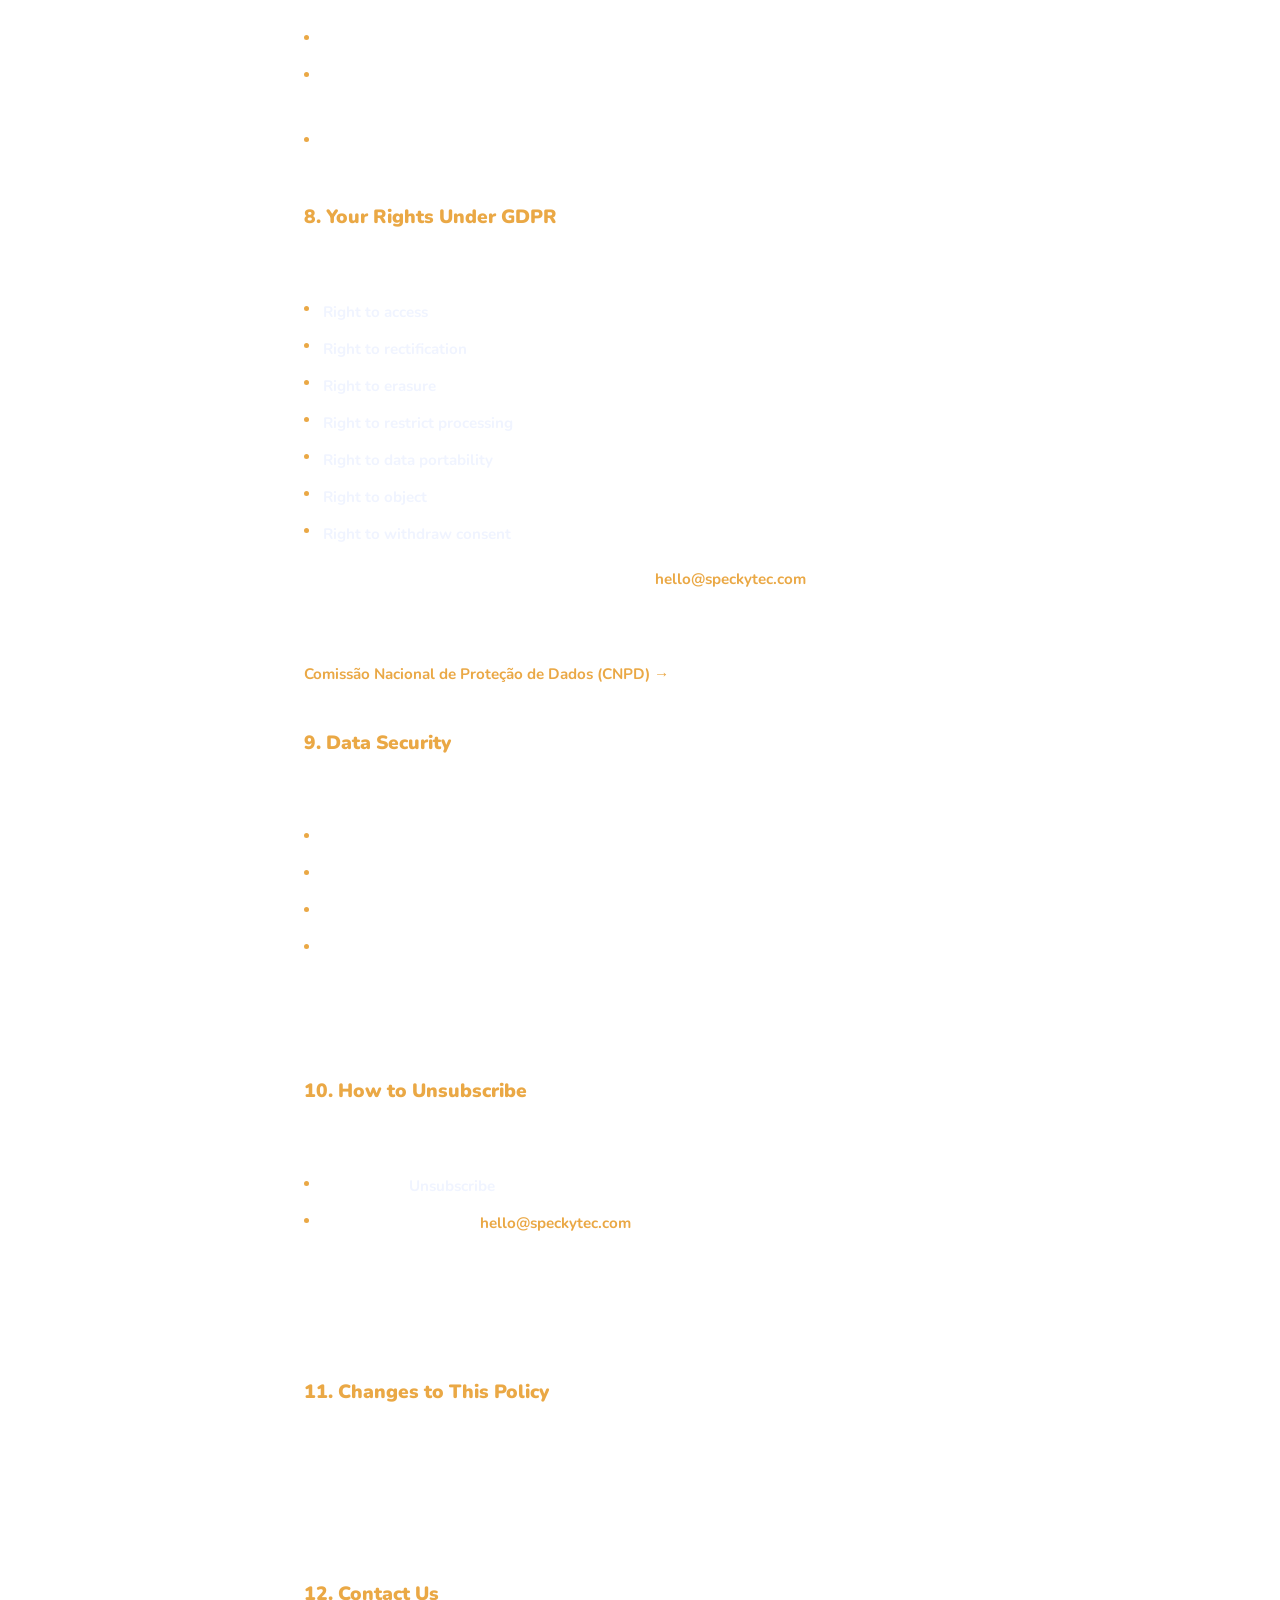
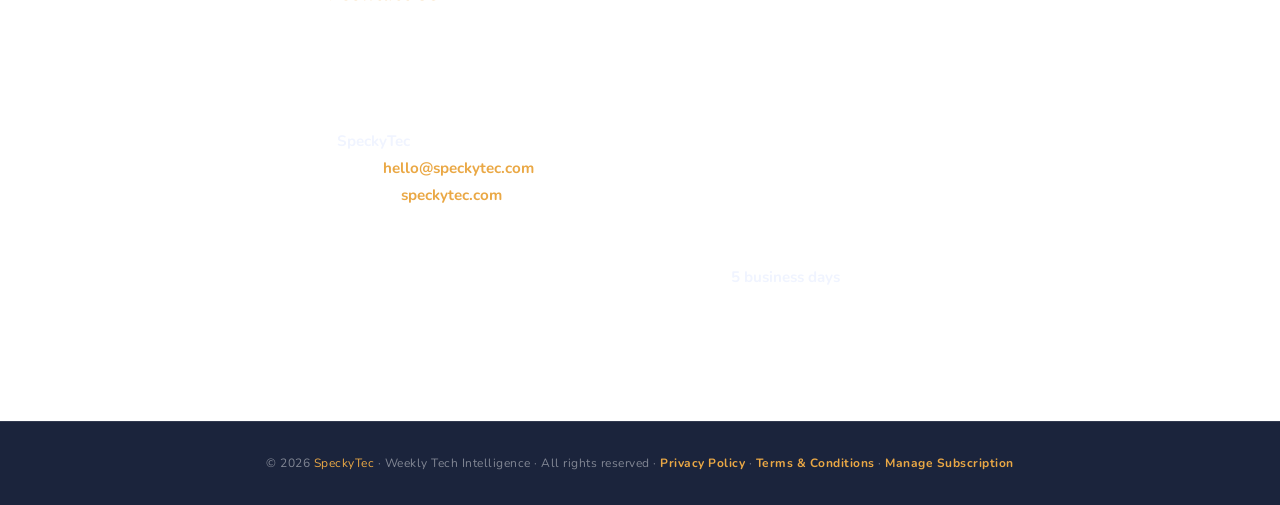
<file: privacy.html>
<!DOCTYPE html>
<html lang="en">
<head>
<meta charset="UTF-8"/>
<meta name="viewport" content="width=device-width, initial-scale=1.0"/>
<title>Privacy Policy — SpeckyTec</title>
<link rel="preconnect" href="https://fonts.googleapis.com"/>
<link rel="preconnect" href="https://fonts.gstatic.com" crossorigin/>
<link href="https://fonts.googleapis.com/css2?family=Nunito:wght@300;400;500;600;700;800;900&display=swap" rel="stylesheet"/>
<style>
*,*::before,*::after{box-sizing:border-box;margin:0;padding:0}
:root{
  --navy:#17294b;--navy2:#1a2f52;--navy3:#1f3a6b;--teal:#0e6b5e;
  --gold:#eaa845;--gold2:#ffc14f;--white:#f0f4ff;
  --muted:rgba(255,255,255,0.72);--rule:rgba(255,255,255,0.1);--radius:50px;
}
html{scroll-behavior:smooth}
body{font-family:'Nunito',sans-serif;background:linear-gradient(135deg,var(--navy) 0%,var(--navy3) 50%,var(--teal) 100%);background-attachment:fixed;color:var(--white);font-size:16px;line-height:1.6;-webkit-font-smoothing:antialiased;min-height:100vh;padding-top:70px}
nav{position:fixed;top:0;left:0;right:0;z-index:200;background:rgba(15,35,66,0.97);backdrop-filter:blur(10px);display:flex;align-items:center;justify-content:space-between;padding:0 5%;height:70px;box-shadow:0 2px 20px rgba(0,0,0,0.2)}
.nav-brand{display:flex;align-items:center;gap:0.7rem;text-decoration:none}
.nav-logo-img{width:44px;height:44px;border-radius:50%;object-fit:cover;border:2px solid var(--gold)}
.nav-wordmark{font-family:'Nunito',sans-serif;font-weight:900;font-size:1.4rem;color:var(--white);letter-spacing:-0.5px}
.nav-wordmark span{color:var(--gold)}
.nav-links{display:flex;gap:2rem;align-items:center;list-style:none}
.nav-links a{color:rgba(255,255,255,0.82);font-family:'Nunito',sans-serif;font-weight:600;font-size:0.95rem;transition:color 0.2s;text-decoration:none}
.nav-links a:hover{color:var(--gold)}
.nav-cta{background:var(--gold);color:var(--navy)!important;padding:0.45rem 1.3rem;border-radius:50px;font-weight:800!important;transition:all 0.2s!important}
.nav-cta:hover{background:var(--gold2)!important;transform:translateY(-1px)}
.hamburger{display:none;flex-direction:column;gap:5px;cursor:pointer;background:none;border:none;padding:4px}
.hamburger span{display:block;width:26px;height:2px;background:white;border-radius:2px;transition:all 0.3s}
.mobile-menu{display:none;position:fixed;top:70px;left:0;right:0;background:rgba(15,35,66,0.99);padding:1.5rem 5%;flex-direction:column;gap:1.2rem;z-index:199;border-bottom:1px solid var(--rule)}
.mobile-menu a{color:rgba(255,255,255,0.85);font-family:'Nunito',sans-serif;font-weight:700;font-size:1rem;text-decoration:none;padding:0.5rem 0;border-bottom:1px solid var(--rule)}
.mobile-menu.open{display:flex}
footer{background:rgba(15,25,50,0.95);border-top:1px solid var(--rule);color:rgba(255,255,255,0.45);text-align:center;padding:2rem;font-family:'Nunito',sans-serif;font-size:12px;letter-spacing:0.5px}
footer span{color:var(--gold)}
@media(max-width:860px){.nav-links{display:none}.hamburger{display:flex}}

.privacy-wrap{max-width:800px;margin:0 auto;padding:4rem 5%}
.privacy-header{margin-bottom:3rem;padding-bottom:2rem;border-bottom:1px solid var(--rule)}
.privacy-tag{display:block;font-size:0.75rem;font-weight:700;letter-spacing:0.12em;text-transform:uppercase;color:var(--gold);margin-bottom:1rem}
.privacy-title{font-size:clamp(2rem,5vw,3rem);font-weight:900;line-height:1.1;margin-bottom:1rem}
.privacy-meta{font-size:0.88rem;color:var(--muted);font-weight:500}
.privacy-meta span{color:var(--gold)}
.privacy-intro{background:rgba(234,168,69,0.08);border:1px solid rgba(234,168,69,0.2);border-radius:16px;padding:1.5rem 2rem;margin-bottom:3rem;font-size:0.95rem;color:var(--muted);line-height:1.75}
.privacy-intro strong{color:var(--white);font-weight:800}
.privacy-section{margin-bottom:2.5rem}
.privacy-section h2{font-size:1.2rem;font-weight:900;color:var(--gold);margin-bottom:0.8rem;padding-bottom:0.5rem;border-bottom:1px solid var(--rule)}
.privacy-section h3{font-size:1rem;font-weight:800;margin-bottom:0.5rem;margin-top:1.2rem;color:var(--white)}
.privacy-section p{font-size:0.95rem;color:var(--muted);line-height:1.8;margin-bottom:0.8rem}
.privacy-section ul{list-style:none;padding:0;margin-bottom:0.8rem}
.privacy-section ul li{font-size:0.95rem;color:var(--muted);line-height:1.8;padding:0.3rem 0;padding-left:1.2rem;position:relative}
.privacy-section ul li::before{content:'';position:absolute;left:0;top:0.75rem;width:5px;height:5px;border-radius:50%;background:var(--gold)}
.privacy-section a{color:var(--gold);text-decoration:none;font-weight:700}
.privacy-section a:hover{text-decoration:underline}
.privacy-contact-box{background:rgba(255,255,255,0.05);border:1px solid var(--rule);border-radius:16px;padding:1.5rem 2rem;margin-top:1rem}
.privacy-contact-box p{margin:0;font-size:0.95rem;color:var(--muted);line-height:1.8}
.privacy-contact-box a{color:var(--gold);font-weight:700;text-decoration:none}
.back-link{display:inline-flex;align-items:center;gap:0.5rem;color:var(--muted);font-size:0.88rem;font-weight:700;text-decoration:none;margin-bottom:2rem;transition:color 0.2s}
.back-link:hover{color:var(--gold)}
</style>
</head>
<body>
<nav>
  <a href="index.html" class="nav-brand"><img src="[data-uri]" alt="SpeckyTec" class="nav-logo-img"/><span class="nav-wordmark">Specky<span>Tec</span></span></a>
  <ul class="nav-links">
    <li><a href="index.html#how-it-works">How It Works</a></li>
    <li><a href="blog.html">Reports</a></li>
    <li><a href="library.html">Library</a></li>
    <li><a href="index.html#pricing">Pricing</a></li>
    <li><a href="index.html#contact">Contact</a></li>
    <li><a href="index.html#pricing" class="nav-cta">Join Now</a></li>
  </ul>
  <button class="hamburger" onclick="toggleMenu()" aria-label="Menu">
    <span></span><span></span><span></span>
  </button>
</nav>
<div class="mobile-menu" id="mobileMenu">
  <a href="index.html#how-it-works">How It Works</a>
  <a href="blog.html">Reports</a>
  <a href="library.html">Library</a>
  <a href="index.html#pricing">Pricing</a>
  <a href="index.html#contact">Contact</a>
  <a href="index.html#pricing" style="color:var(--gold);font-weight:800">Join Now →</a>
</div>

<div class="privacy-wrap">
  <a href="index.html" class="back-link">← Back to SpeckyTec</a>

  <div class="privacy-header">
    <span class="privacy-tag">Legal · GDPR Compliant</span>
    <h1 class="privacy-title">Privacy Policy</h1>
    <p class="privacy-meta">Last updated: <span>April 2025</span> · Effective immediately upon publication</p>
  </div>

  <div class="privacy-intro">
    <strong>Plain English summary:</strong> We collect your name and email when you sign up for our newsletter or subscribe to the library. We use it only to send you SpeckyTec content. We never sell your data. You can unsubscribe or request deletion at any time. That's it.
  </div>

  <div class="privacy-section">
    <h2>1. Who We Are</h2>
    <p>SpeckyTec is a weekly technology intelligence newsletter and digital report subscription service, established in 2025. We are committed to protecting your personal data and complying with the General Data Protection Regulation (GDPR) and applicable Portuguese and EU data protection law.</p>
    <p>For all data protection enquiries please contact us at: <a href="mailto:hello@speckytec.com">hello@speckytec.com</a></p>
  </div>

  <div class="privacy-section">
    <h2>2. What Data We Collect</h2>
    <p>We collect only the minimum personal data necessary to provide our services:</p>
    <h3>Newsletter subscribers (free)</h3>
    <ul>
      <li>First name</li>
      <li>Email address</li>
      <li>Product interest category (if provided)</li>
      <li>Date and time of signup</li>
      <li>IP address (collected automatically by HubSpot for spam prevention)</li>
    </ul>
    <h3>Paid library subscribers</h3>
    <ul>
      <li>All of the above</li>
      <li>Billing name and address (collected and stored by Stripe — we never see your full card details)</li>
      <li>Subscription status and payment history (held by Stripe)</li>
    </ul>
    <h3>Website visitors</h3>
    <ul>
      <li>Anonymous usage data via cookies (pages visited, time on site)</li>
      <li>Browser type and device information</li>
    </ul>
  </div>

  <div class="privacy-section">
    <h2>3. How We Use Your Data</h2>
    <p>We use your personal data only for the following purposes:</p>
    <ul>
      <li>To send you the weekly SpeckyTec newsletter (free subscribers)</li>
      <li>To provide access to the members report library (paid subscribers)</li>
      <li>To send you account-related emails such as payment confirmations and subscription updates</li>
      <li>To personalise your newsletter based on your stated product interest (if provided)</li>
      <li>To improve our content and understand what topics our readers care about</li>
      <li>To comply with our legal obligations</li>
    </ul>
    <p>We will never use your data for any purpose you have not consented to, and we will never sell, rent, or share your personal data with third parties for marketing purposes.</p>
  </div>

  <div class="privacy-section">
    <h2>4. Our Legal Basis for Processing</h2>
    <p>Under GDPR we process your data on the following legal bases:</p>
    <ul>
      <li><strong style="color:var(--white)">Consent</strong> — you gave explicit consent when you ticked the checkbox on our signup form. You may withdraw consent at any time by unsubscribing.</li>
      <li><strong style="color:var(--white)">Contract</strong> — for paid subscribers, processing is necessary to fulfil the subscription agreement between you and SpeckyTec.</li>
      <li><strong style="color:var(--white)">Legitimate interests</strong> — for basic website analytics to improve our service, where this does not override your rights.</li>
    </ul>
  </div>

  <div class="privacy-section">
    <h2>5. Third Party Services We Use</h2>
    <p>We use a small number of trusted third-party services to operate SpeckyTec. Each has its own privacy policy and GDPR compliance measures:</p>
    <h3>HubSpot (CRM &amp; Email)</h3>
    <p>We use HubSpot to manage our contact list and send the weekly newsletter. Your name and email are stored in HubSpot's servers. HubSpot is GDPR compliant and certified under the EU-US Data Privacy Framework. <a href="https://legal.hubspot.com/privacy-policy" target="_blank">HubSpot Privacy Policy →</a></p>
    <h3>Stripe (Payments)</h3>
    <p>All payments are processed securely by Stripe. We never store or see your full card details — these are handled entirely by Stripe. Stripe is PCI-DSS Level 1 certified and GDPR compliant. <a href="https://stripe.com/gb/privacy" target="_blank">Stripe Privacy Policy →</a></p>
    <h3>Netlify (Website Hosting)</h3>
    <p>Our website is hosted on Netlify's servers. Netlify may process basic server log data including IP addresses. <a href="https://www.netlify.com/privacy/" target="_blank">Netlify Privacy Policy →</a></p>
  </div>

  <div class="privacy-section">
    <h2>6. Cookies</h2>
    <p>Our website uses the following types of cookies:</p>
    <ul>
      <li><strong style="color:var(--white)">Essential cookies</strong> — required for the website to function, including session management for the members library. These cannot be disabled.</li>
      <li><strong style="color:var(--white)">Analytics cookies</strong> — anonymous data to help us understand how visitors use the site. No personal data is collected.</li>
      <li><strong style="color:var(--white)">HubSpot cookies</strong> — used to track form submissions and associate web activity with contact records in our CRM.</li>
    </ul>
    <p>By continuing to use our website you consent to our use of essential cookies. You may disable analytics cookies in your browser settings at any time.</p>
  </div>

  <div class="privacy-section">
    <h2>7. Data Retention</h2>
    <p>We retain your personal data for as long as necessary to provide our services:</p>
    <ul>
      <li>Newsletter subscriber data is retained until you unsubscribe or request deletion</li>
      <li>Paid subscriber data is retained for 7 years after the end of your subscription for legal and accounting purposes</li>
      <li>Website analytics data is retained for 12 months in anonymised form</li>
    </ul>
  </div>

  <div class="privacy-section">
    <h2>8. Your Rights Under GDPR</h2>
    <p>As an EU resident you have the following rights regarding your personal data:</p>
    <ul>
      <li><strong style="color:var(--white)">Right to access</strong> — request a copy of the data we hold about you</li>
      <li><strong style="color:var(--white)">Right to rectification</strong> — ask us to correct inaccurate data</li>
      <li><strong style="color:var(--white)">Right to erasure</strong> — ask us to delete your data ("right to be forgotten")</li>
      <li><strong style="color:var(--white)">Right to restrict processing</strong> — ask us to pause processing of your data</li>
      <li><strong style="color:var(--white)">Right to data portability</strong> — receive your data in a portable format</li>
      <li><strong style="color:var(--white)">Right to object</strong> — object to processing based on legitimate interests</li>
      <li><strong style="color:var(--white)">Right to withdraw consent</strong> — withdraw consent at any time without affecting prior processing</li>
    </ul>
    <p>To exercise any of these rights, please contact us at <a href="mailto:hello@speckytec.com">hello@speckytec.com</a>. We will respond within 30 days as required by GDPR.</p>
    <p>You also have the right to lodge a complaint with the Portuguese data protection authority: <a href="https://www.cnpd.pt" target="_blank">Comissão Nacional de Proteção de Dados (CNPD) →</a></p>
  </div>

  <div class="privacy-section">
    <h2>9. Data Security</h2>
    <p>We take the security of your personal data seriously. Our measures include:</p>
    <ul>
      <li>All data transmitted between your browser and our website is encrypted using HTTPS/SSL</li>
      <li>Payment data is handled exclusively by Stripe — we never handle card details directly</li>
      <li>Access to subscriber data in HubSpot is restricted to authorised personnel only</li>
      <li>The members library is access-controlled and not indexed by search engines</li>
    </ul>
    <p>In the event of a data breach that is likely to affect your rights and freedoms, we will notify you and the relevant supervisory authority within 72 hours as required by GDPR.</p>
  </div>

  <div class="privacy-section">
    <h2>10. How to Unsubscribe</h2>
    <p>You can unsubscribe from the SpeckyTec newsletter at any time by:</p>
    <ul>
      <li>Clicking the <strong style="color:var(--white)">Unsubscribe</strong> link at the bottom of any newsletter email</li>
      <li>Emailing us directly at <a href="mailto:hello@speckytec.com">hello@speckytec.com</a></li>
    </ul>
    <p>Paid subscribers can cancel their subscription at any time via the Stripe customer portal. Cancellation takes effect at the end of the current billing period. To request a refund or early cancellation please contact us directly.</p>
  </div>

  <div class="privacy-section">
    <h2>11. Changes to This Policy</h2>
    <p>We may update this Privacy Policy from time to time. When we do, we will update the "Last updated" date at the top of this page and notify active subscribers by email if the changes are material. Continued use of our services after changes are posted constitutes acceptance of the updated policy.</p>
  </div>

  <div class="privacy-section">
    <h2>12. Contact Us</h2>
    <p>For any questions, concerns, or requests relating to this Privacy Policy or your personal data, please contact us:</p>
    <div class="privacy-contact-box">
      <p>
        <strong style="color:var(--white)">SpeckyTec</strong><br/>
        Email: <a href="mailto:hello@speckytec.com">hello@speckytec.com</a><br/>
        Website: <a href="https://speckytec.com">speckytec.com</a><br/>
        Based in Portugal, European Union<br/><br/>
        We aim to respond to all privacy-related enquiries within <strong style="color:var(--white)">5 business days</strong>.
      </p>
    </div>
  </div>

</div>

<footer>&copy; 2026 <span>SpeckyTec</span> · Weekly Tech Intelligence · All rights reserved · <a href="privacy.html" style="color:var(--gold);text-decoration:none;font-weight:700">Privacy Policy</a> · <a href="terms.html" style="color:var(--gold);text-decoration:none;font-weight:700">Terms &amp; Conditions</a> · <a href="https://billing.stripe.com/p/login/bJefZgexd6Rn4jY2h24Rq00" style="color:var(--gold);text-decoration:none;font-weight:700">Manage Subscription</a></footer>
<script>
function toggleMenu(){
  document.getElementById('mobileMenu').classList.toggle('open');
}
</script>
</body></html>
</file>
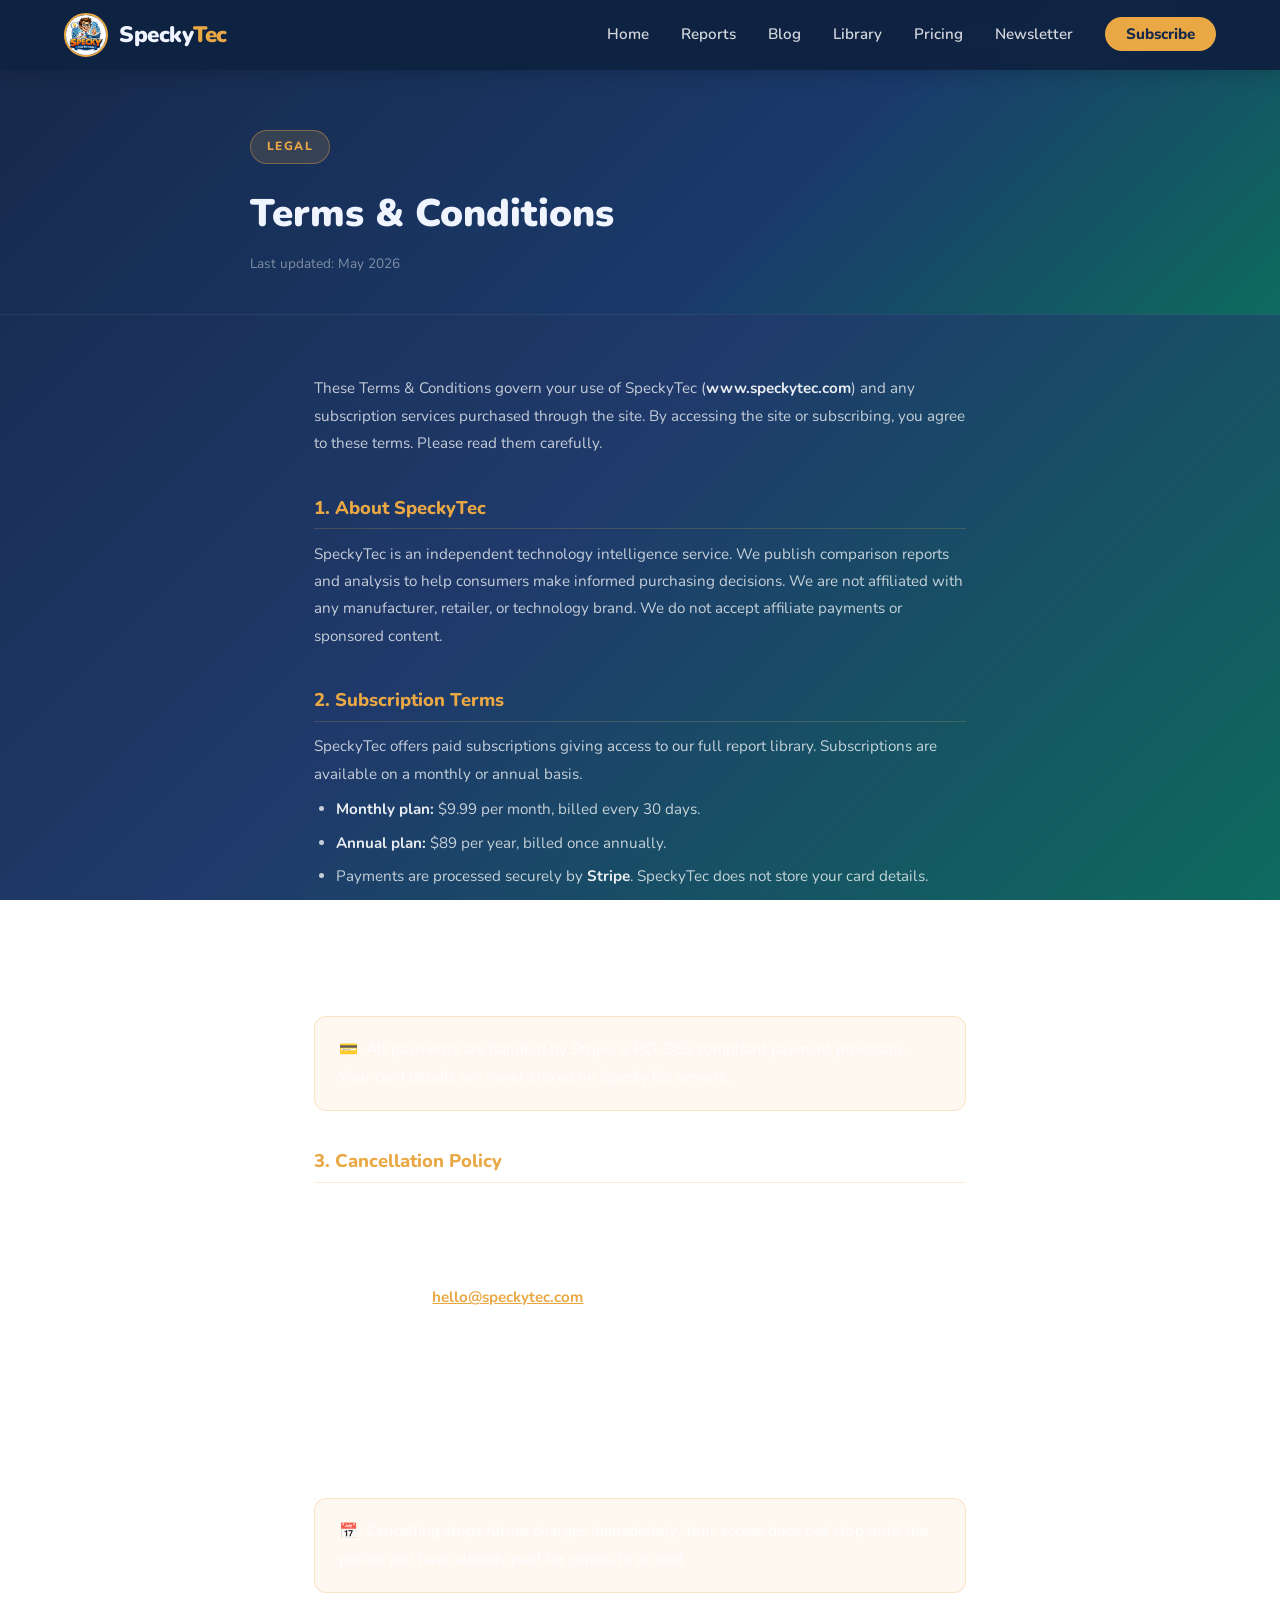
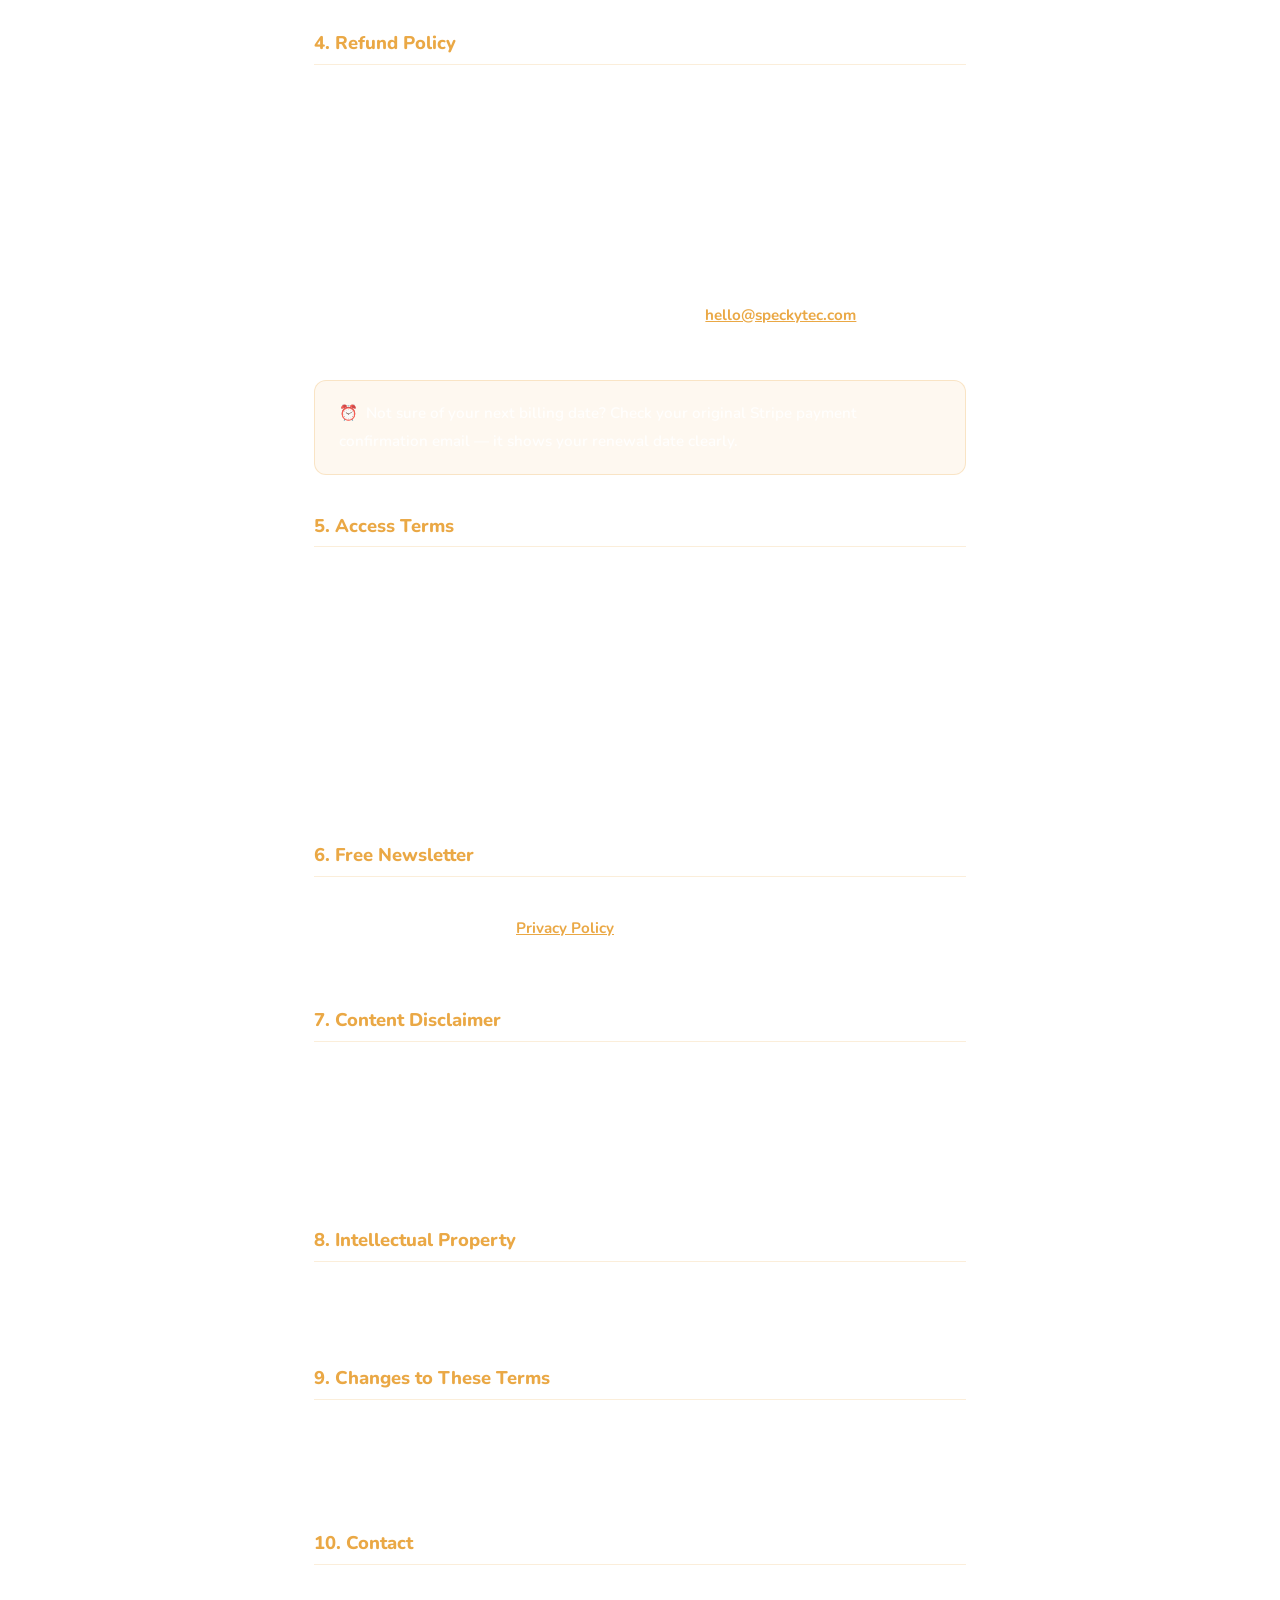
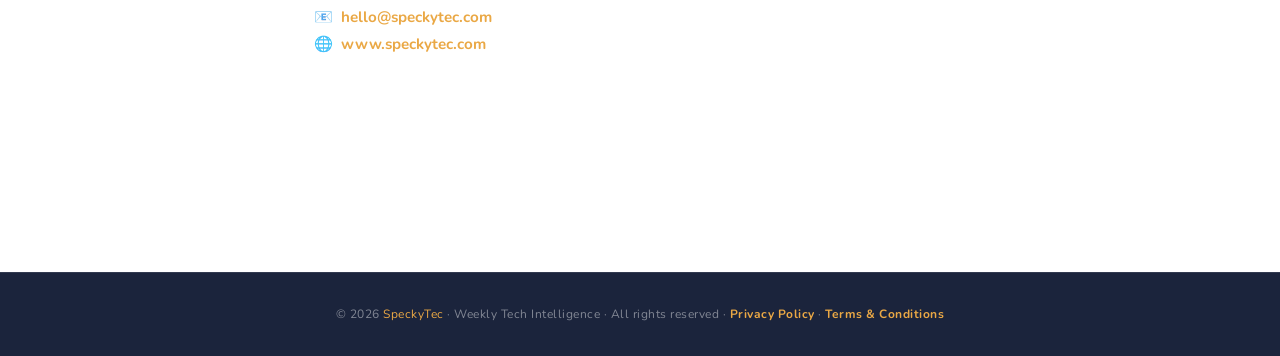
<file: terms.html>
<!DOCTYPE html>
<html lang="en">
<head>
<meta charset="UTF-8"/>
<meta name="viewport" content="width=device-width, initial-scale=1.0"/>
<title>Terms &amp; Conditions — SpeckyTec</title>
<link rel="preconnect" href="https://fonts.googleapis.com"/>
<link rel="preconnect" href="https://fonts.gstatic.com" crossorigin/>
<link href="https://fonts.googleapis.com/css2?family=Nunito:wght@300;400;500;600;700;800;900&display=swap" rel="stylesheet"/>
<link rel="stylesheet" href="style.css"/>
<style>
  .legal-wrap {
    max-width: 780px;
    margin: 0 auto;
    padding: 60px 5% 80px;
  }
  .legal-wrap h1 {
    font-family: 'Nunito', sans-serif;
    font-size: clamp(1.8rem, 3vw, 2.6rem);
    font-weight: 900;
    color: var(--white);
    margin-bottom: 0.4rem;
    line-height: 1.2;
  }
  .legal-wrap .updated {
    font-size: 0.82rem;
    color: rgba(255,255,255,0.4);
    font-family: 'Nunito', sans-serif;
    margin-bottom: 2.5rem;
    display: block;
  }
  .legal-wrap h2 {
    font-family: 'Nunito', sans-serif;
    font-size: 1.15rem;
    font-weight: 800;
    color: var(--gold);
    margin: 2.2rem 0 0.7rem;
    padding-bottom: 0.4rem;
    border-bottom: 1px solid rgba(234,168,69,0.2);
  }
  .legal-wrap p, .legal-wrap li {
    font-size: 0.95rem;
    color: rgba(255,255,255,0.75);
    line-height: 1.8;
    font-family: 'Nunito', sans-serif;
    font-weight: 400;
  }
  .legal-wrap ul {
    padding-left: 1.4rem;
    margin: 0.5rem 0 1rem;
  }
  .legal-wrap li {
    margin-bottom: 0.4rem;
  }
  .legal-wrap strong {
    color: rgba(255,255,255,0.9);
    font-weight: 700;
  }
  .legal-highlight {
    background: rgba(234,168,69,0.08);
    border: 1px solid rgba(234,168,69,0.25);
    border-radius: 12px;
    padding: 1.2rem 1.5rem;
    margin: 1.5rem 0;
  }
  .legal-highlight p {
    margin: 0;
    font-weight: 600;
    color: rgba(255,255,255,0.85);
  }
</style>
</head>
<body>

<nav>
  <a href="index.html" class="nav-brand">
    <img src="images/image_1.png" alt="SpeckyTec" class="nav-logo-img"/>
    <span class="nav-wordmark">Specky<span>Tec</span></span>
  </a>
  <ul class="nav-links">
    <li><a href="index.html">Home</a></li>
    <li><a href="reports.html">Reports</a></li>
    <li><a href="blog.html">Blog</a></li>
    <li><a href="library.html">Library</a></li>
    <li><a href="index.html#pricing">Pricing</a></li>
    <li><a href="newsletter.html">Newsletter</a></li>
    <li><a href="index.html#pricing" class="nav-cta">Subscribe</a></li>
  </ul>
  <button class="hamburger" onclick="toggleMenu()" aria-label="Menu">
    <span></span><span></span><span></span>
  </button>
</nav>
<div class="mobile-menu" id="mobileMenu">
  <a href="index.html">Home</a>
  <a href="reports.html">Reports</a>
  <a href="blog.html">Blog</a>
  <a href="library.html">Library</a>
  <a href="index.html#pricing">Pricing</a>
  <a href="newsletter.html">Newsletter</a>
  <a href="index.html#pricing" style="color:var(--gold);font-weight:800">Subscribe →</a>
</div>

<!-- PAGE HEADER -->
<div style="background:linear-gradient(135deg,var(--navy) 0%,#1a3a6b 60%,#0e6b5e 100%);padding:60px 5% 40px;border-bottom:1px solid rgba(255,255,255,0.08)">
  <div style="max-width:780px;margin:0 auto">
    <span style="display:inline-block;background:rgba(234,168,69,0.15);border:1px solid rgba(234,168,69,0.4);color:var(--gold);font-size:0.75rem;font-weight:800;letter-spacing:0.12em;text-transform:uppercase;padding:0.4rem 1rem;border-radius:50px;margin-bottom:1.2rem">Legal</span>
    <h1 style="font-family:'Nunito',sans-serif;font-size:clamp(1.8rem,3vw,2.6rem);font-weight:900;color:var(--white);margin-bottom:0.5rem">Terms &amp; Conditions</h1>
    <p style="font-size:0.85rem;color:rgba(255,255,255,0.45);font-family:'Nunito',sans-serif">Last updated: May 2026</p>
  </div>
</div>

<!-- CONTENT -->
<div class="legal-wrap">

  <p>These Terms &amp; Conditions govern your use of SpeckyTec (<strong>www.speckytec.com</strong>) and any subscription services purchased through the site. By accessing the site or subscribing, you agree to these terms. Please read them carefully.</p>

  <h2>1. About SpeckyTec</h2>
  <p>SpeckyTec is an independent technology intelligence service. We publish comparison reports and analysis to help consumers make informed purchasing decisions. We are not affiliated with any manufacturer, retailer, or technology brand. We do not accept affiliate payments or sponsored content.</p>

  <h2>2. Subscription Terms</h2>
  <p>SpeckyTec offers paid subscriptions giving access to our full report library. Subscriptions are available on a monthly or annual basis.</p>
  <ul>
    <li><strong>Monthly plan:</strong> $9.99 per month, billed every 30 days.</li>
    <li><strong>Annual plan:</strong> $89 per year, billed once annually.</li>
    <li>Payments are processed securely by <strong>Stripe</strong>. SpeckyTec does not store your card details.</li>
    <li>Subscriptions renew automatically unless cancelled before the next billing date.</li>
    <li>You will receive access to the full library immediately upon successful payment.</li>
    <li>Prices are displayed in USD. Your bank may apply currency conversion charges if applicable.</li>
  </ul>

  <div class="legal-highlight">
    <p>💳 &nbsp;All payments are handled by Stripe, a PCI-DSS compliant payment processor. Your card details are never stored on SpeckyTec servers.</p>
  </div>

  <h2>3. Cancellation Policy</h2>
  <p>You may cancel your subscription at any time. We do not require notice periods or charge cancellation fees.</p>
  <ul>
    <li>You can cancel via the Stripe Customer Portal — accessible from your confirmation email or by contacting <a href="mailto:hello@speckytec.com" style="color:var(--gold);font-weight:700">hello@speckytec.com</a>.</li>
    <li>Upon cancellation, your library access continues until the end of your current paid billing period.</li>
    <li>You will not be charged again after cancellation.</li>
    <li><strong>Monthly subscribers:</strong> Access continues to the end of the current 30-day period.</li>
    <li><strong>Annual subscribers:</strong> Access continues to the end of the current 12-month period.</li>
  </ul>

  <div class="legal-highlight">
    <p>📅 &nbsp;Cancelling stops future charges immediately. Your access does not stop until the period you have already paid for comes to an end.</p>
  </div>

  <h2>4. Refund Policy</h2>
  <p>We offer a straightforward and fair refund policy:</p>
  <ul>
    <li>Refunds are available if requested within <strong>7 days</strong> of your initial subscription payment.</li>
    <li>After 7 days, no partial refunds are issued for the current billing period.</li>
    <li>If you cancel mid-period, you retain access until the end of that period — no pro-rata refund is issued for unused days.</li>
    <li>Renewals (second charge onwards) are non-refundable once processed. We recommend cancelling before your next billing date if you do not wish to renew.</li>
    <li>To request a refund within the 7-day window, contact <a href="mailto:hello@speckytec.com" style="color:var(--gold);font-weight:700">hello@speckytec.com</a> with your email address and payment date.</li>
  </ul>

  <div class="legal-highlight">
    <p>⏰ &nbsp;Not sure of your next billing date? Check your original Stripe payment confirmation email — it shows your renewal date clearly.</p>
  </div>

  <h2>5. Access Terms</h2>
  <p>Your subscription grants you personal, non-transferable access to the SpeckyTec report library. The following conditions apply:</p>
  <ul>
    <li>Access is for personal use only. You may not share, resell, or redistribute report content.</li>
    <li>You may not copy, reproduce, or republish SpeckyTec reports in whole or in part without written permission.</li>
    <li>Access is granted to a single user per subscription. Sharing login credentials is not permitted.</li>
    <li>SpeckyTec reserves the right to suspend access if these terms are violated.</li>
  </ul>

  <h2>6. Free Newsletter</h2>
  <p>SpeckyTec offers a free weekly newsletter separate from the paid subscription. Newsletter subscribers are subject to our <a href="privacy.html" style="color:var(--gold);font-weight:700">Privacy Policy</a>. You may unsubscribe at any time via the link in any newsletter email.</p>

  <h2>7. Content Disclaimer</h2>
  <p>All prices, specifications, and product details in SpeckyTec reports are accurate at the time of publication. Technology markets move quickly — always verify current pricing before making a purchase. SpeckyTec reports are for informational purposes only and should not be considered professional or financial advice. SpeckyTec accepts no liability for purchasing decisions made based on our content.</p>

  <h2>8. Intellectual Property</h2>
  <p>All content on SpeckyTec — including reports, analysis, graphics, and site design — is the intellectual property of SpeckyTec. Unauthorised reproduction or distribution is prohibited.</p>

  <h2>9. Changes to These Terms</h2>
  <p>We may update these Terms &amp; Conditions from time to time. Changes will be posted on this page with an updated date. Continued use of the service after changes are posted constitutes acceptance of the revised terms.</p>

  <h2>10. Contact</h2>
  <p>Questions about these terms or your subscription? We're here to help.</p>
  <p>
    📧 &nbsp;<a href="mailto:hello@speckytec.com" style="color:var(--gold);font-weight:700;text-decoration:none">hello@speckytec.com</a><br/>
    🌐 &nbsp;<a href="https://www.speckytec.com" style="color:var(--gold);font-weight:700;text-decoration:none">www.speckytec.com</a>
  </p>

</div>

<!-- DISCLAIMER -->
<div style="border-top:1px solid rgba(255,255,255,0.08);padding:1.5rem 5%;font-size:0.78rem;color:rgba(255,255,255,0.4);line-height:1.7;text-align:center;max-width:780px;margin:0 auto">
  <strong style="color:rgba(255,255,255,0.6)">Disclaimer:</strong> All prices, specifications, fuel costs, and product details featured on this website and in our reports are for informational purposes only. Figures are accurate at the time of publication but change rapidly — always conduct your own research and verify current prices before making any purchasing decision. SpeckyTec accepts no liability for decisions made based on the information provided. Reports should not be considered financial or professional advice.
</div>

<footer>&copy; 2026 <span>SpeckyTec</span> · Weekly Tech Intelligence · All rights reserved ·
  <a href="privacy.html" style="color:var(--gold);text-decoration:none;font-weight:700">Privacy Policy</a> ·
  <a href="terms.html" style="color:var(--gold);text-decoration:none;font-weight:700">Terms &amp; Conditions</a>
</footer>

<script>
function toggleMenu() {
  document.getElementById('mobileMenu').classList.toggle('open');
}
</script>

</body>
</html>
</file>
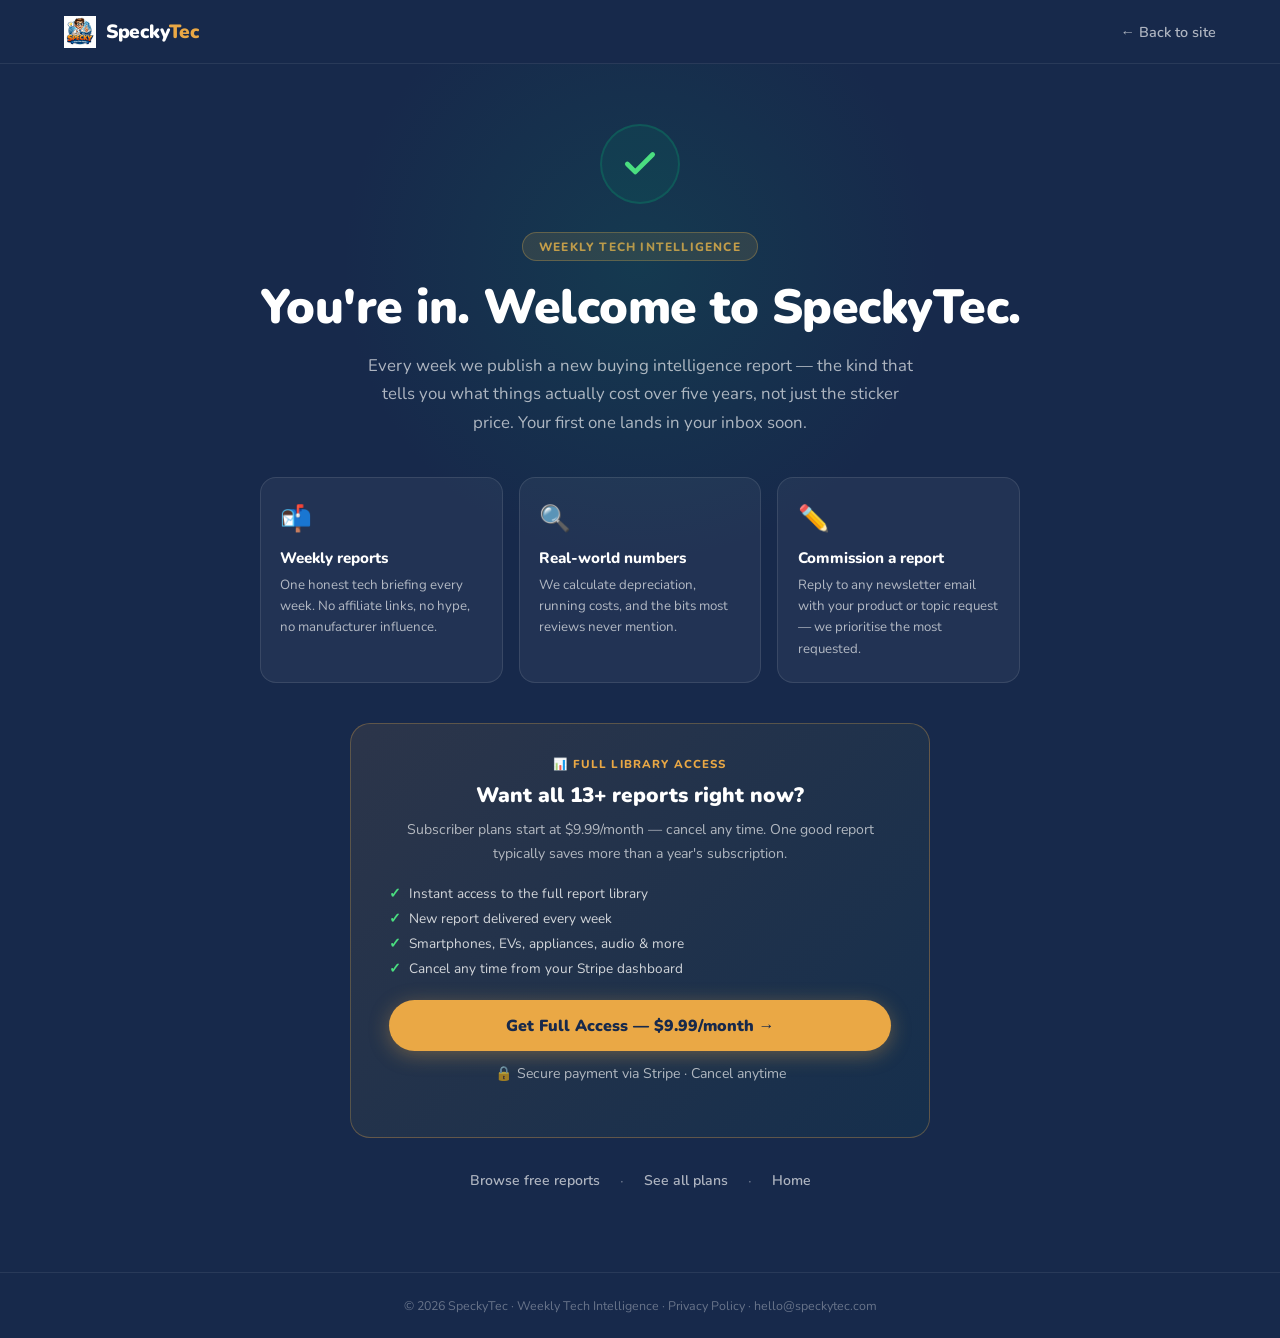
<file: thankyou.html>
<!DOCTYPE html>
<html lang="en">
<head>
<meta charset="UTF-8"/>
<meta name="viewport" content="width=device-width, initial-scale=1.0"/>
<title>You're In — SpeckyTec</title>
<meta name="robots" content="noindex"/>
<link rel="preconnect" href="https://fonts.googleapis.com"/>
<link rel="preconnect" href="https://fonts.gstatic.com" crossorigin/>
<link href="https://fonts.googleapis.com/css2?family=Nunito:wght@400;500;600;700;800;900&display=swap" rel="stylesheet"/>
<link rel="icon" href="favicon.ico"/>
<style>
  *, *::before, *::after { box-sizing: border-box; margin: 0; padding: 0; }

  :root {
    --navy:   #17294B;
    --navy2:  #1a3a6b;
    --teal:   #0e6b5e;
    --gold:   #EAA845;
    --gold2:  #f5c87a;
    --white:  #ffffff;
    --muted:  rgba(255,255,255,0.65);
    --faint:  rgba(255,255,255,0.35);
  }

  html, body {
    min-height: 100vh;
    font-family: 'Nunito', sans-serif;
    background: var(--navy);
    color: var(--white);
  }

  /* NAV */
  nav {
    padding: 0 5%;
    height: 64px;
    display: flex;
    align-items: center;
    justify-content: space-between;
    border-bottom: 1px solid rgba(255,255,255,0.08);
  }
  .nav-brand {
    display: flex; align-items: center; gap: 10px;
    text-decoration: none;
  }
  .nav-brand img { height: 32px; }
  .nav-wordmark {
    font-size: 1.2rem; font-weight: 900; color: var(--white); letter-spacing: -0.3px;
  }
  .nav-wordmark span { color: var(--gold); }
  .nav-link {
    color: var(--muted); text-decoration: none; font-size: 0.9rem; font-weight: 600;
    transition: color .2s;
  }
  .nav-link:hover { color: var(--white); }

  /* HERO */
  .hero {
    min-height: calc(100vh - 64px);
    display: flex;
    flex-direction: column;
    align-items: center;
    justify-content: center;
    padding: 60px 5% 80px;
    text-align: center;
    position: relative;
    overflow: hidden;
  }

  /* Background glow */
  .hero::before {
    content: '';
    position: absolute;
    top: -100px; left: 50%;
    transform: translateX(-50%);
    width: 600px; height: 600px;
    background: radial-gradient(circle, rgba(14,107,94,0.25) 0%, transparent 70%);
    pointer-events: none;
  }

  /* Checkmark circle */
  .check-wrap {
    width: 80px; height: 80px;
    background: rgba(14,107,94,0.2);
    border: 2px solid rgba(14,107,94,0.6);
    border-radius: 50%;
    display: flex; align-items: center; justify-content: center;
    margin: 0 auto 28px;
    animation: popIn 0.4s cubic-bezier(0.175,0.885,0.32,1.275) both;
  }
  .check-wrap svg {
    width: 38px; height: 38px;
    stroke: #4ade80;
    stroke-width: 3;
    fill: none;
    stroke-linecap: round;
    stroke-linejoin: round;
  }
  @keyframes popIn {
    from { transform: scale(0.5); opacity: 0; }
    to   { transform: scale(1);   opacity: 1; }
  }

  .tag {
    display: inline-block;
    background: rgba(234,168,69,0.15);
    border: 1px solid rgba(234,168,69,0.35);
    color: var(--gold);
    font-size: 0.75rem;
    font-weight: 800;
    letter-spacing: 0.1em;
    text-transform: uppercase;
    padding: 0.35rem 1rem;
    border-radius: 50px;
    margin-bottom: 1.2rem;
  }

  h1 {
    font-size: clamp(2rem, 4vw, 3rem);
    font-weight: 900;
    line-height: 1.15;
    letter-spacing: -0.5px;
    margin-bottom: 1rem;
    animation: fadeUp 0.5s 0.1s both;
  }

  .subtitle {
    font-size: 1.05rem;
    color: var(--muted);
    line-height: 1.7;
    max-width: 560px;
    margin: 0 auto 2.5rem;
    animation: fadeUp 0.5s 0.2s both;
  }

  @keyframes fadeUp {
    from { transform: translateY(16px); opacity: 0; }
    to   { transform: translateY(0);    opacity: 1; }
  }

  /* WHAT'S NEXT CARDS */
  .next-grid {
    display: grid;
    grid-template-columns: repeat(auto-fit, minmax(220px, 1fr));
    gap: 16px;
    max-width: 760px;
    width: 100%;
    margin: 0 auto 2.5rem;
    animation: fadeUp 0.5s 0.3s both;
  }

  .next-card {
    background: rgba(255,255,255,0.05);
    border: 1px solid rgba(255,255,255,0.1);
    border-radius: 16px;
    padding: 1.4rem 1.2rem;
    text-align: left;
  }

  .next-card .icon {
    font-size: 1.6rem;
    margin-bottom: 0.8rem;
    display: block;
  }

  .next-card h3 {
    font-size: 0.95rem;
    font-weight: 800;
    color: var(--white);
    margin-bottom: 0.4rem;
  }

  .next-card p {
    font-size: 0.83rem;
    color: var(--muted);
    line-height: 1.6;
  }

  /* UPGRADE BOX */
  .upgrade-box {
    background: linear-gradient(135deg, rgba(234,168,69,0.1) 0%, rgba(14,107,94,0.1) 100%);
    border: 1px solid rgba(234,168,69,0.3);
    border-radius: 20px;
    padding: 2rem 2.4rem;
    max-width: 580px;
    width: 100%;
    margin: 0 auto 2rem;
    animation: fadeUp 0.5s 0.4s both;
  }

  .upgrade-box .upgrade-label {
    font-size: 0.72rem;
    font-weight: 800;
    letter-spacing: 0.1em;
    text-transform: uppercase;
    color: var(--gold);
    margin-bottom: 0.6rem;
  }

  .upgrade-box h2 {
    font-size: 1.3rem;
    font-weight: 900;
    color: var(--white);
    margin-bottom: 0.6rem;
    line-height: 1.3;
  }

  .upgrade-box p {
    font-size: 0.88rem;
    color: var(--muted);
    line-height: 1.65;
    margin-bottom: 1.2rem;
  }

  .upgrade-features {
    list-style: none;
    margin-bottom: 1.4rem;
    display: flex;
    flex-direction: column;
    gap: 6px;
  }

  .upgrade-features li {
    font-size: 0.85rem;
    color: rgba(255,255,255,0.8);
    display: flex;
    align-items: center;
    gap: 8px;
  }

  .upgrade-features li::before {
    content: '✓';
    color: #4ade80;
    font-weight: 900;
    flex-shrink: 0;
  }

  .btn-upgrade {
    display: inline-block;
    background: var(--gold);
    color: var(--navy);
    font-family: 'Nunito', sans-serif;
    font-weight: 900;
    font-size: 1rem;
    padding: 0.9rem 2.2rem;
    border-radius: 50px;
    text-decoration: none;
    box-shadow: 0 4px 20px rgba(234,168,69,0.35);
    transition: all 0.2s;
    width: 100%;
    text-align: center;
    display: block;
  }
  .btn-upgrade:hover {
    background: var(--gold2);
    transform: translateY(-2px);
    box-shadow: 0 6px 24px rgba(234,168,69,0.45);
  }

  .stripe-note {
    font-size: 0.75rem;
    color: var(--faint);
    text-align: center;
    margin-top: 0.7rem;
  }

  /* FOOTER LINKS */
  .footer-links {
    display: flex;
    align-items: center;
    gap: 20px;
    animation: fadeUp 0.5s 0.5s both;
  }

  .footer-links a {
    color: var(--muted);
    text-decoration: none;
    font-size: 0.88rem;
    font-weight: 600;
    transition: color .2s;
  }
  .footer-links a:hover { color: var(--gold); }
  .footer-links span { color: var(--faint); }

  /* FOOTER */
  footer {
    border-top: 1px solid rgba(255,255,255,0.08);
    padding: 1.5rem 5%;
    text-align: center;
    font-size: 0.78rem;
    color: var(--faint);
  }
  footer a { color: var(--faint); text-decoration: none; }
  footer a:hover { color: var(--gold); }

  @media (max-width: 600px) {
    .next-grid { grid-template-columns: 1fr; }
    .upgrade-box { padding: 1.5rem; }
  }
</style>
</head>
<body>

<nav>
  <a href="index.html" class="nav-brand">
    <img src="images/image_1.png" alt="SpeckyTec" onerror="this.style.display='none'"/>
    <span class="nav-wordmark">Specky<span>Tec</span></span>
  </a>
  <a href="index.html" class="nav-link">← Back to site</a>
</nav>

<section class="hero">

  <div class="check-wrap">
    <svg viewBox="0 0 24 24"><polyline points="20 6 9 17 4 12"/></svg>
  </div>

  <div class="tag">Weekly Tech Intelligence</div>

  <h1>You're in. Welcome to SpeckyTec.</h1>

  <p class="subtitle">
    Every week we publish a new buying intelligence report — the kind that tells you what things actually cost over five years, not just the sticker price. Your first one lands in your inbox soon.
  </p>

  <!-- WHAT'S NEXT -->
  <div class="next-grid">
    <div class="next-card">
      <span class="icon">📬</span>
      <h3>Weekly reports</h3>
      <p>One honest tech briefing every week. No affiliate links, no hype, no manufacturer influence.</p>
    </div>
    <div class="next-card">
      <span class="icon">🔍</span>
      <h3>Real-world numbers</h3>
      <p>We calculate depreciation, running costs, and the bits most reviews never mention.</p>
    </div>
    <div class="next-card">
      <span class="icon">✏️</span>
      <h3>Commission a report</h3>
      <p>Reply to any newsletter email with your product or topic request — we prioritise the most requested.</p>
    </div>
  </div>

  <!-- UPGRADE PROMPT -->
  <div class="upgrade-box">
    <div class="upgrade-label">📊 Full Library Access</div>
    <h2>Want all 13+ reports right now?</h2>
    <p>Subscriber plans start at $9.99/month — cancel any time. One good report typically saves more than a year's subscription.</p>
    <ul class="upgrade-features">
      <li>Instant access to the full report library</li>
      <li>New report delivered every week</li>
      <li>Smartphones, EVs, appliances, audio &amp; more</li>
      <li>Cancel any time from your Stripe dashboard</li>
    </ul>
    <a href="https://buy.stripe.com/bJefZgexd6Rn4jY2h24Rq00" class="btn-upgrade" target="_blank">
      Get Full Access — $9.99/month →
    </a>
    <p class="stripe-note">🔒 Secure payment via Stripe · Cancel anytime</p>
  </div>

  <!-- NAV LINKS -->
  <div class="footer-links">
    <a href="blog.html">Browse free reports</a>
    <span>·</span>
    <a href="index.html#pricing">See all plans</a>
    <span>·</span>
    <a href="index.html">Home</a>
  </div>

</section>

<footer>
  &copy; 2026 SpeckyTec · Weekly Tech Intelligence ·
  <a href="privacy.html">Privacy Policy</a> ·
  <a href="mailto:hello@speckytec.com">hello@speckytec.com</a>
</footer>

</body>
</html>
</file>
<file: style.css>
*,*::before,*::after{box-sizing:border-box;margin:0;padding:0}
:root{
  --navy:#17294b;
  --navy2:#1a2f52;
  --navy3:#1f3a6b;
  --teal:#0e6b5e;
  --gold:#eaa845;
  --gold2:#ffc14f;
  --white:#f0f4ff;
  --muted:rgba(255,255,255,0.72);
  --rule:rgba(255,255,255,0.1);
  --radius:50px;
}
html{scroll-behavior:smooth}
body{font-family:'Nunito',sans-serif;background:linear-gradient(135deg,var(--navy) 0%,var(--navy3) 50%,var(--teal) 100%) fixed;background-attachment:fixed;color:var(--white);font-size:16px;line-height:1.6;-webkit-font-smoothing:antialiased;min-height:100vh}

/* NAV */
nav{position:fixed;top:0;left:0;right:0;z-index:200;background:rgba(15,35,66,0.97);backdrop-filter:blur(10px);display:flex;align-items:center;justify-content:space-between;padding:0 5%;height:70px;box-shadow:0 2px 20px rgba(0,0,0,0.2)}
.nav-brand{display:flex;align-items:center;gap:0.7rem;text-decoration:none}
.nav-logo-img{width:44px;height:44px;border-radius:50%;object-fit:cover;border:2px solid var(--gold)}
.nav-wordmark{font-family:'Nunito',sans-serif;font-weight:900;font-size:1.4rem;color:var(--white);letter-spacing:-0.5px}
.nav-wordmark span{color:var(--gold)}
.nav-links{display:flex;gap:2rem;align-items:center;list-style:none}
.nav-links a{color:rgba(255,255,255,0.82);font-family:'Nunito',sans-serif;font-weight:600;font-size:0.95rem;transition:color 0.2s;text-decoration:none}
.nav-links a:hover{color:var(--gold)}
.nav-links a.active{color:var(--gold)}
.nav-cta{background:var(--gold);color:var(--navy)!important;padding:0.45rem 1.3rem;border-radius:50px;font-weight:800!important;transition:all 0.2s!important}
.nav-cta:hover{background:var(--gold2)!important;transform:translateY(-1px)}
.hamburger{display:none;flex-direction:column;gap:5px;cursor:pointer;background:none;border:none;padding:4px}
.hamburger span{display:block;width:26px;height:2px;background:white;border-radius:2px;transition:all 0.3s}
.mobile-menu{display:none;position:fixed;top:70px;left:0;right:0;background:rgba(15,35,66,0.99);padding:1.5rem 5%;flex-direction:column;gap:1.2rem;z-index:199;border-bottom:1px solid var(--rule)}
.mobile-menu a{color:rgba(255,255,255,0.85);font-family:'Nunito',sans-serif;font-weight:700;font-size:1rem;text-decoration:none;padding:0.5rem 0;border-bottom:1px solid var(--rule)}
.mobile-menu a:last-child{border-bottom:none}
.mobile-menu.open{display:flex}

/* BUTTONS */
.btn-primary{background:var(--gold);color:var(--navy);font-family:'Nunito',sans-serif;font-weight:800;padding:0.85rem 2rem;border-radius:50px;font-size:1rem;transition:all 0.2s;box-shadow:0 4px 18px rgba(234,168,69,0.38);border:none;cursor:pointer;display:inline-block;text-decoration:none}
.btn-primary:hover{background:var(--gold2);transform:translateY(-2px);box-shadow:0 8px 28px rgba(234,168,69,0.48);color:var(--navy)}
.btn-outline{background:transparent;color:white;font-family:'Nunito',sans-serif;font-weight:700;padding:0.85rem 2rem;border-radius:50px;font-size:1rem;border:2px solid rgba(255,255,255,0.4);transition:all 0.2s;cursor:pointer;display:inline-block;text-decoration:none}
.btn-outline:hover{border-color:white;background:rgba(255,255,255,0.09);color:white}

.full-rule{border:none;border-top:1px solid var(--rule)}
footer{background:rgba(15,25,50,0.95);border-top:1px solid var(--rule);color:rgba(255,255,255,0.45);text-align:center;padding:2rem;font-family:'Nunito',sans-serif;font-size:12px;letter-spacing:0.5px}
footer span{color:var(--gold)}

@media(max-width:860px){
  .nav-links{display:none}
  .hamburger{display:flex}
}

body{padding-top:70px}
/* HERO */
.hero{min-height:calc(100vh - 70px);background:linear-gradient(135deg,var(--navy) 0%,#163a6b 50%,#0e6b5e 100%);display:flex;align-items:center;padding:60px 5%;position:relative;overflow:hidden}
.hero::before{content:'';position:absolute;inset:0;background:radial-gradient(ellipse at 70% 30%,rgba(14,107,94,0.22) 0%,transparent 55%),radial-gradient(ellipse at 15% 85%,rgba(234,168,69,0.12) 0%,transparent 50%)}
.hero-inner{position:relative;max-width:1100px;margin:0 auto;display:grid;grid-template-columns:1fr 1fr;gap:4rem;align-items:center;width:100%}
.badge{display:inline-block;background:rgba(234,168,69,0.18);border:1px solid rgba(234,168,69,0.45);color:var(--gold);font-family:'Nunito',sans-serif;font-weight:700;font-size:0.78rem;letter-spacing:0.12em;text-transform:uppercase;padding:0.35rem 1rem;border-radius:50px;margin-bottom:1.2rem}
.hero-text h1{font-size:clamp(2.2rem,5vw,3.4rem);color:var(--white);margin-bottom:1.1rem;font-weight:900;line-height:1.1}
.hero-text h1 em{color:var(--gold);font-style:normal}
.hero-text p{font-size:1.1rem;color:rgba(255,255,255,0.80);margin-bottom:2rem;font-weight:400;max-width:480px;line-height:1.7}
.hero-buttons{display:flex;gap:1rem;flex-wrap:wrap}
.hero-image-wrap img{border-radius:20px;box-shadow:0 20px 60px rgba(0,0,0,0.35);width:100%}.hero-video-wrap{position:relative;width:100%;padding-top:56.25%;border-radius:16px;overflow:hidden;box-shadow:0 20px 60px rgba(0,0,0,0.35)}.hero-video-wrap iframe{position:absolute;top:0;left:0;width:100%;height:100%;border:0;border-radius:16px}
.hero-stats{display:flex;gap:2.5rem;margin-top:2.5rem;padding-top:2rem;border-top:1px solid rgba(255,255,255,0.12)}
.stat-num{font-family:'Nunito',sans-serif;font-size:1.8rem;font-weight:900;color:var(--gold)}
.stat-label{font-size:0.78rem;color:rgba(255,255,255,0.50);font-family:'Nunito',sans-serif;font-weight:600;letter-spacing:0.05em;text-transform:uppercase}

/* SECTIONS */
.section-wrap{padding:5rem 5%}
.section-inner{max-width:1100px;margin:0 auto}
.section-tag{display:inline-block;font-family:'Nunito',sans-serif;font-size:0.75rem;font-weight:700;letter-spacing:0.12em;text-transform:uppercase;color:var(--gold);margin-bottom:0.8rem}
.section-title{font-family:'Nunito',sans-serif;font-size:clamp(1.8rem,4vw,2.8rem);font-weight:900;line-height:1.1;margin-bottom:0.8rem}
.section-sub{font-size:1.05rem;font-weight:400;color:var(--muted);max-width:560px;margin-bottom:3rem;line-height:1.7}

/* HOW IT WORKS */
.steps{display:grid;grid-template-columns:repeat(3,1fr);gap:1.5rem}
.step{background:rgba(255,255,255,0.06);border:1px solid rgba(255,255,255,0.1);border-radius:16px;padding:2rem 1.8rem;transition:all 0.2s;backdrop-filter:blur(4px)}
.step:hover{background:rgba(255,255,255,0.1);transform:translateY(-3px)}
.step-num{font-family:'Nunito',sans-serif;font-size:2.8rem;font-weight:900;color:var(--gold);opacity:0.3;line-height:1;margin-bottom:1rem}
.step-title{font-size:1.05rem;font-weight:800;margin-bottom:0.5rem}
.step-desc{font-size:0.92rem;color:var(--muted);line-height:1.7;font-weight:400}

/* TOPICS */
.topics-grid{display:grid;grid-template-columns:repeat(3,1fr);gap:1.2rem}
.topic{background:rgba(255,255,255,0.06);border:1px solid rgba(255,255,255,0.1);border-radius:16px;padding:1.6rem;transition:all 0.2s;backdrop-filter:blur(4px)}
.topic:hover{background:rgba(255,255,255,0.1);transform:translateY(-3px);border-color:rgba(234,168,69,0.3)}
.topic-icon{font-size:2.4rem;margin-bottom:0.8rem}
.topic-name{font-size:1rem;font-weight:800;margin-bottom:0.3rem}
.topic-desc{font-size:0.88rem;color:var(--muted);line-height:1.6}

/* NEWSLETTER */
.newsletter-wrap{background:rgba(15,35,60,0.7);border-top:1px solid var(--rule);border-bottom:1px solid var(--rule);backdrop-filter:blur(8px)}
.newsletter-inner{max-width:1100px;margin:0 auto;padding:4rem 5%;display:grid;grid-template-columns:1fr 1fr;gap:4rem;align-items:center}
.newsletter-tag{display:block;font-size:0.75rem;font-weight:700;letter-spacing:0.12em;text-transform:uppercase;color:var(--gold);margin-bottom:0.8rem}
.newsletter-title{font-family:'Nunito',sans-serif;font-size:clamp(1.8rem,3vw,2.4rem);font-weight:900;margin-bottom:0.8rem;line-height:1.1}
.newsletter-sub{font-size:1rem;color:var(--muted);line-height:1.7}
.hs-form{display:flex;flex-direction:column;gap:12px}
.hs-form input{background:rgba(255,255,255,0.08);border:1px solid rgba(255,255,255,0.15);border-radius:50px;padding:0.85rem 1.4rem;font-family:'Nunito',sans-serif;font-size:0.95rem;color:var(--white);outline:none;transition:border-color 0.2s;width:100%;font-weight:500}
.hs-form input::placeholder{color:rgba(255,255,255,0.3)}
.hs-form input:focus{border-color:var(--gold)}
.hs-form button{background:var(--gold);color:var(--navy);padding:0.85rem 2rem;border-radius:50px;font-size:1rem;font-weight:800;border:none;cursor:pointer;font-family:'Nunito',sans-serif;transition:all 0.2s;align-self:flex-start;box-shadow:0 4px 18px rgba(234,168,69,0.35)}
.hs-form button:hover{background:var(--gold2);transform:translateY(-2px)}
.hs-note{font-size:0.78rem;color:rgba(255,255,255,0.4);margin-top:4px;font-weight:500}
/* HubSpot form styling */
/* Fix GDPR consent text colour - aggressive override */
#hubspot-form-container *{color:rgba(255,255,255,0.85)!important;font-family:'Nunito',sans-serif!important;}
#hubspot-form-container p,#hubspot-form-container span,
#hubspot-form-container label,#hubspot-form-container div,
#hubspot-form-container .hs-richtext,
#hubspot-form-container .legal-consent-container,
#hubspot-form-container .legal-consent-container *,
#hubspot-form-container .hs-form-booleancheckbox,
#hubspot-form-container .hs-form-booleancheckbox *,
#hubspot-form-container .inputs-list,
#hubspot-form-container .inputs-list *
{color:rgba(255,255,255,0.85)!important;font-size:0.85rem!important;line-height:1.7!important;}
#hubspot-form-container a{color:var(--gold)!important;font-weight:700!important;text-decoration:underline!important;}
#hubspot-form-container input[type=checkbox]{width:16px!important;height:16px!important;accent-color:var(--gold)!important;margin-right:8px!important;flex-shrink:0!important;}
#hubspot-form-container .hs-button{background:var(--gold)!important;color:var(--navy)!important;font-family:'Nunito',sans-serif!important;font-weight:800!important;padding:0.85rem 2rem!important;border-radius:50px!important;font-size:1rem!important;border:none!important;cursor:pointer!important;box-shadow:0 4px 18px rgba(234,168,69,0.35)!important;width:100%!important;}
#hubspot-form-container .hs-button:hover{background:var(--gold2)!important;}
#hubspot-form-container input[type=text],#hubspot-form-container input[type=email],#hubspot-form-container select
{background:rgba(255,255,255,0.08)!important;border:1px solid rgba(255,255,255,0.2)!important;border-radius:50px!important;padding:0.85rem 1.4rem!important;color:var(--white)!important;font-size:0.95rem!important;width:100%!important;margin-bottom:10px!important;}
#hubspot-form-container .hs-error-msgs{color:#ff8a80!important;font-size:0.8rem!important;list-style:none!important;}
.hs-form-frame{width:100%;min-height:200px;}
.hs-form-frame input,.hs-form-frame select,.hs-form-frame textarea{font-family:'Nunito',sans-serif!important;border-radius:50px!important;padding:0.75rem 1.2rem!important;font-size:0.95rem!important;width:100%!important;margin-bottom:10px!important;}
.hs-form-frame .hs-button{background:var(--gold)!important;color:var(--navy)!important;font-family:'Nunito',sans-serif!important;font-weight:800!important;padding:0.85rem 2rem!important;border-radius:50px!important;font-size:1rem!important;border:none!important;cursor:pointer!important;box-shadow:0 4px 18px rgba(234,168,69,0.35)!important;}
.hs-form-frame .hs-button:hover{background:var(--gold2)!important;}
.hs-form-frame label{color:rgba(255,255,255,0.7)!important;font-family:'Nunito',sans-serif!important;font-size:0.85rem!important;font-weight:600!important;}
.hs-form-frame .hs-error-msgs{color:#ff6b6b!important;font-size:0.8rem!important;font-family:'Nunito',sans-serif!important;}

/* PRICING */
.pricing-wrap{background:rgba(15,30,60,0.75);border-top:1px solid var(--rule);border-bottom:1px solid var(--rule);backdrop-filter:blur(8px)}
.plans{display:grid;grid-template-columns:repeat(3,1fr);gap:1.5rem}
.plan{background:rgba(255,255,255,0.06);border:1px solid rgba(255,255,255,0.1);border-radius:20px;padding:2.2rem 2rem;backdrop-filter:blur(4px)}
.plan-featured{background:rgba(234,168,69,0.08);border:2px solid var(--gold)}
.plan-badge{display:inline-block;font-size:0.72rem;font-weight:800;letter-spacing:0.1em;text-transform:uppercase;background:var(--gold);color:var(--navy);padding:0.25rem 0.9rem;border-radius:50px;margin-bottom:1.2rem}
.plan-name{font-family:'Nunito',sans-serif;font-size:1.5rem;font-weight:900;color:var(--white);display:block;margin-bottom:0.5rem}
.plan-price{margin:1rem 0}
.plan-amount{font-family:'Nunito',sans-serif;font-size:3rem;font-weight:900;color:var(--gold);letter-spacing:-1px}
.plan-period{font-size:0.9rem;color:var(--muted);font-weight:500;margin-left:4px}
.plan-desc{font-size:0.9rem;color:var(--muted);line-height:1.6;margin-bottom:1.5rem}
.plan-features{list-style:none;margin-bottom:1.8rem}
.plan-features li{font-size:0.9rem;color:rgba(255,255,255,0.78);padding:6px 0;border-bottom:1px solid rgba(255,255,255,0.07);display:flex;align-items:center;gap:8px;font-weight:500}
.plan-features li::before{content:'';width:6px;height:6px;border-radius:50%;background:var(--gold);flex-shrink:0}
.btn-plan{display:block;text-align:center;padding:0.75rem;border-radius:50px;font-size:0.95rem;font-weight:700;text-decoration:none;transition:all 0.2s;border:2px solid rgba(255,255,255,0.2);color:var(--muted);font-family:'Nunito',sans-serif}
.btn-plan:hover{border-color:rgba(255,255,255,0.5);color:var(--white)}
.btn-stripe{background:var(--gold);color:var(--navy);display:block;text-align:center;padding:0.85rem;border-radius:50px;font-size:0.95rem;font-weight:800;text-decoration:none;transition:all 0.2s;box-shadow:0 4px 18px rgba(234,168,69,0.35);font-family:'Nunito',sans-serif;width:100%;border:none;cursor:pointer}
.btn-stripe:hover{background:var(--gold2);transform:translateY(-2px)}
.stripe-note{font-size:0.75rem;color:rgba(255,255,255,0.4);text-align:center;margin-top:8px;font-weight:500}

/* CONTACT */
.contact-grid{display:grid;grid-template-columns:1fr 1fr;gap:5rem;align-items:start}
.form-group{display:flex;flex-direction:column;gap:6px;margin-bottom:14px}
.form-group label{font-size:0.78rem;font-weight:700;letter-spacing:0.08em;text-transform:uppercase;color:rgba(255,255,255,0.5)}
.form-group input,.form-group textarea{background:rgba(255,255,255,0.07);border:1px solid rgba(255,255,255,0.15);border-radius:12px;padding:0.85rem 1.2rem;font-family:'Nunito',sans-serif;font-size:0.95rem;color:var(--white);outline:none;transition:border-color 0.2s;resize:vertical;font-weight:500}
.form-group input::placeholder,.form-group textarea::placeholder{color:rgba(255,255,255,0.25)}
.form-group input:focus,.form-group textarea:focus{border-color:var(--gold)}
.form-submit{background:var(--gold);color:var(--navy);padding:0.85rem 2rem;border-radius:50px;font-size:1rem;font-weight:800;border:none;cursor:pointer;font-family:'Nunito',sans-serif;transition:all 0.2s;box-shadow:0 4px 18px rgba(234,168,69,0.35)}
.form-submit:hover{background:var(--gold2);transform:translateY(-2px)}
.contact-info p{font-size:1rem;color:var(--muted);line-height:1.75;margin-bottom:2rem;font-weight:400}
.contact-detail a{font-size:0.95rem;color:var(--gold);text-decoration:none;font-weight:700}
.contact-detail a:hover{text-decoration:underline}

@media(max-width:860px){
  .hero-inner,.newsletter-inner,.contact-grid{grid-template-columns:1fr;gap:2rem}
  .hero-image-wrap{display:none}
  .steps,.topics-grid,.plans{grid-template-columns:1fr}
  .section-wrap{padding:3rem 5%}
  .newsletter-inner{padding:3rem 5%}
}
</file>
